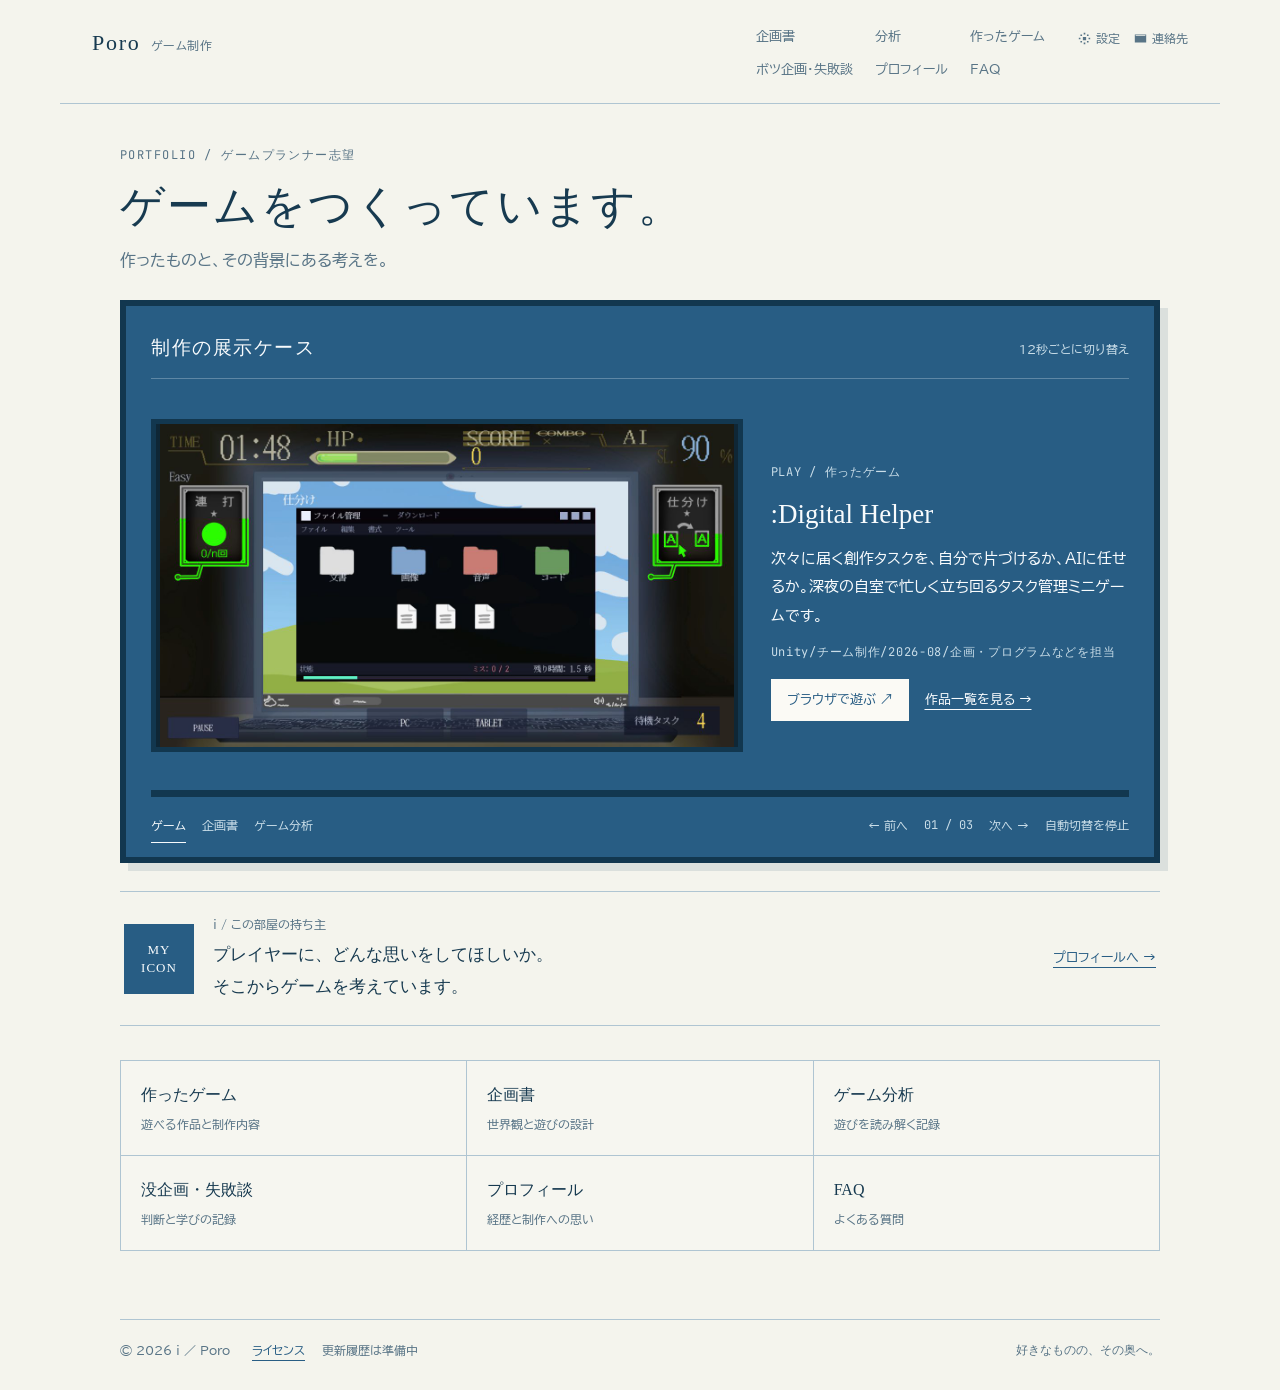
<file: docs/index.html>
<!DOCTYPE html>
<html lang="ja">
<head>
<meta charset="utf-8">
<meta name="viewport" content="width=device-width, initial-scale=1">
<title>i ／ ゲーム制作ポートフォリオ</title>
<meta name="description" content="制作したゲーム、企画書、ゲーム分析、失敗から得た学びを紹介します。">
<link rel="icon" type="image/svg+xml" href="data:image/svg+xml,%3Csvg xmlns=%27http://www.w3.org/2000/svg%27 viewBox=%270 0 32 32%27%3E%3Crect width=%2732%27 height=%2732%27 fill=%27%23234f73%27/%3E%3Cpath d=%27M16 5 27 16 16 27 5 16Z%27 fill=%27none%27 stroke=%27%23e8f1f5%27 stroke-width=%272%27/%3E%3C/svg%3E">
<link rel="preconnect" href="https://fonts.googleapis.com">
<link rel="preconnect" href="https://fonts.gstatic.com" crossorigin>
<link href="https://fonts.googleapis.com/css2?family=DotGothic16&family=JetBrains+Mono:wght@400;500&family=BIZ+UDPGothic:wght@400;700&display=swap" rel="stylesheet">
<link rel="stylesheet" href="style.css">
</head>
<body>

<div class="scan" aria-hidden="true"></div>

<header class="bar">
  <a class="logo" href="index.html"><span>Poro</span><small>ゲーム制作</small></a>
  <nav class="nav" aria-label="サイト内ナビゲーション">
    <a href="proposals.html">企画書</a>
    <a href="analysis-001.html">分析</a>
    <a href="works.html">作ったゲーム</a>
    <a href="recovered.html">ボツ企画・失敗談</a>
    <a href="profile.html">プロフィール</a>
    <a href="faq.html">FAQ</a>
  </nav>
  <div class="right">
    <button id="cfgBtn" aria-expanded="false" aria-controls="cfg">
      <svg viewBox="0 0 16 16" aria-hidden="true"><path d="M7 1h2v2H7zM7 13h2v2H7zM1 7h2v2H1zM13 7h2v2h-2zM3 3h2v2H3zM11 3h2v2h-2zM3 11h2v2H3zM11 11h2v2h-2zM6 6h4v4H6z"/></svg>設定</button>
    <a href="profile.html#contact">
      <svg viewBox="0 0 16 16" aria-hidden="true"><path d="M1 3h14v10H1zM2 4v1h12V4zM3 6l5 4 5-4v1l-5 4-5-4z"/></svg>連絡先</a>
  </div>
</header>

<section class="cfg" id="cfg" hidden>
  <h2>設定</h2>
  <label><input type="checkbox" id="optScan">走査線を表示する</label>
  <label><input type="checkbox" id="optTw">文字を1文字ずつ表示する</label>
  <label><input type="checkbox" id="optHc">高コントラスト表示にする</label>
  <p class="note">設定は保存されません。このページを離れると初期状態に戻ります。</p>
</section>

<main class="studio-home"><section class="home-intro"><p>PORTFOLIO / ゲームプランナー志望</p><h1>ゲームをつくっています。</h1><span>作ったものと、その背景にある考えを。</span></section><section class="showcase" id="showcase" aria-roledescription="カルーセル" aria-label="制作の展示ケース"><div class="showcase-head"><strong>制作の展示ケース</strong><span id="showcase-status">12秒ごとに切り替え</span></div><div class="showcase-stage"><article class="showcase-slide is-active" data-showcase-slide="0" aria-hidden="false"><div class="showcase-media"><img src="assets/img/digital-helper-action.png" alt=":Digital Helperのゲーム画面" width="1280" height="720" loading="eager"></div><div class="showcase-copy"><p class="showcase-kicker">PLAY / 作ったゲーム</p><h2>:Digital Helper</h2><p>次々に届く創作タスクを、自分で片づけるか、AIに任せるか。深夜の自室で忙しく立ち回るタスク管理ミニゲームです。</p><p class="showcase-meta">Unity/チーム制作/2026-08/企画・プログラムなどを担当</p><div class="showcase-actions"><a class="showcase-primary" href="https://unityroom.com/games/digital_helper" target="_blank" rel="noopener">ブラウザで遊ぶ ↗</a><a href="works.html">作品一覧を見る →</a></div></div></article><article class="showcase-slide" data-showcase-slide="1" aria-hidden="true"><div class="showcase-media"><div class="proposal-cover"><small>PLANNING / COVER</small><strong>猫は液体</strong><span>企画の表紙と世界観</span></div></div><div class="showcase-copy"><p class="showcase-kicker">PLANNING / 企画書</p><h2>猫は液体</h2><p></p><div class="showcase-actions"><a class="showcase-primary" href="proposals.html">企画書一覧を見る →</a></div></div></article><article class="showcase-slide" data-showcase-slide="2" aria-hidden="true"><div class="showcase-media"><div class="analysis-board"><small>ANALYSIS NOTE</small><strong>情報が足りないと面白いのか</strong><span>観察 → 仮説 → 自分なら</span></div></div><div class="showcase-copy"><p class="showcase-kicker">ANALYSIS / ゲーム分析</p><h2>情報が足りないと面白いのか</h2><p>ターン制RPGの対戦を、「何を選ばせているか」の一点だけで読み解く。</p><div class="showcase-actions"><a class="showcase-primary" href="analysis-001.html">分析を読む →</a></div></div></article></div><div class="showcase-controls"><div role="group" aria-label="展示を選ぶ"><button type="button" data-showcase-select="0" aria-pressed="true">ゲーム</button><button type="button" data-showcase-select="1" aria-pressed="false">企画書</button><button type="button" data-showcase-select="2" aria-pressed="false">ゲーム分析</button></div><div><button type="button" id="showcase-prev">← 前へ</button><span id="showcase-count">01 / 03</span><button type="button" id="showcase-next">次へ →</button><button type="button" id="showcase-pause">自動切替を停止</button></div></div></section><section class="creator-signoff" aria-label="制作者からの一言"><div class="creator-icon"><span>MY<br>ICON</span></div><div><p>i / この部屋の持ち主</p><strong>プレイヤーに、どんな思いをしてほしいか。<br>そこからゲームを考えています。</strong></div><a href="profile.html">プロフィールへ →</a></section><nav class="home-links" aria-label="ポートフォリオの内容"><a href="works.html"><strong>作ったゲーム</strong><span>遊べる作品と制作内容</span></a><a href="proposals.html"><strong>企画書</strong><span>世界観と遊びの設計</span></a><a href="analysis-001.html"><strong>ゲーム分析</strong><span>遊びを読み解く記録</span></a><a href="recovered.html"><strong>没企画・失敗談</strong><span>判断と学びの記録</span></a><a href="profile.html"><strong>プロフィール</strong><span>経歴と制作への思い</span></a><a href="faq.html"><strong>FAQ</strong><span>よくある質問</span></a></nav></main>

<footer>
  <span>&copy; 2026 i ／ Poro</span>
  <span class="mid"><a href="license.html">ライセンス</a><span>更新履歴は準備中</span></span>
  <span class="tail">好きなものの、その奥へ。</span>
</footer>

<script src="app.js" defer></script>
</body>
</html>
</file>
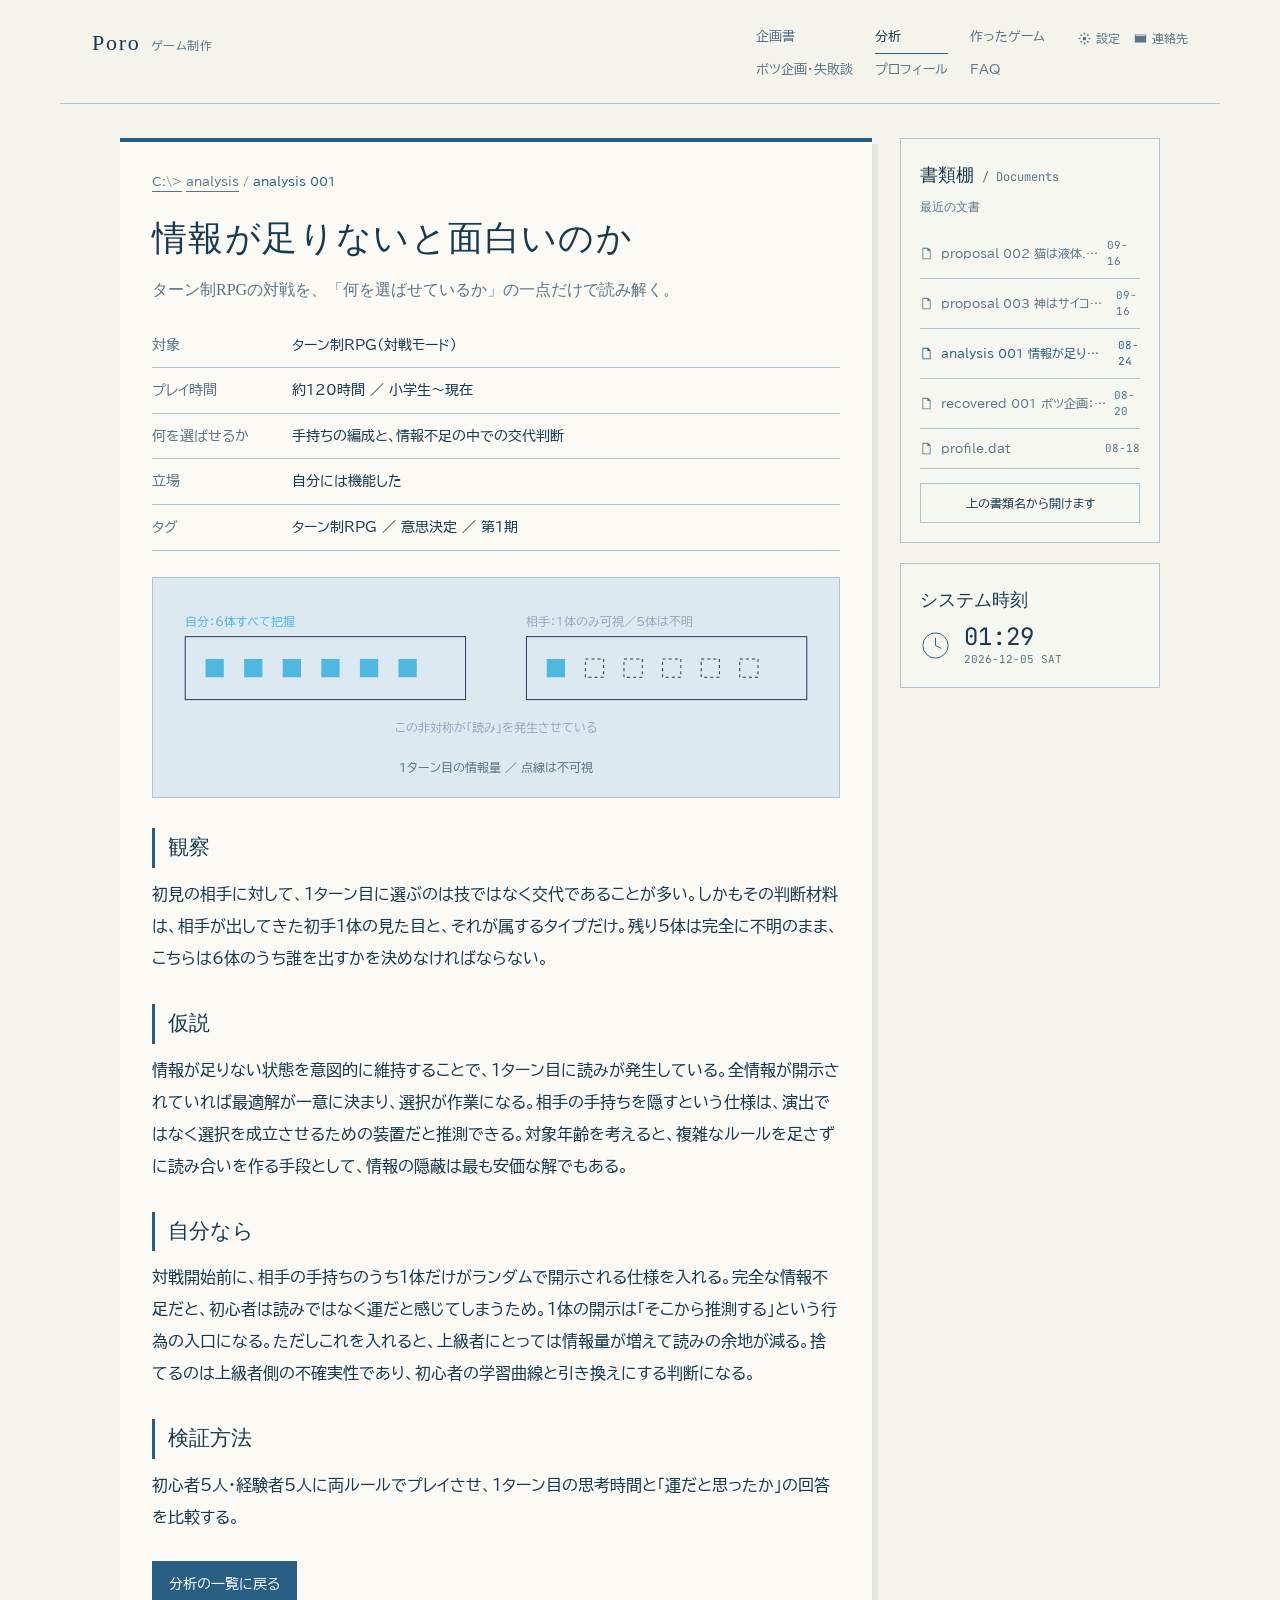
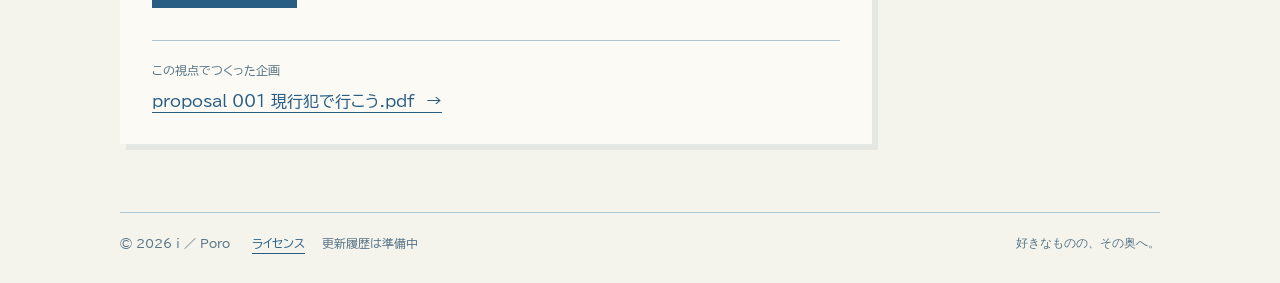
<file: docs/analysis-001.html>
<!DOCTYPE html>
<html lang="ja">
<head>
<meta charset="utf-8">
<meta name="viewport" content="width=device-width, initial-scale=1">
<title>情報が足りないと面白いのか ／ ゲーム分析 ／ Poro</title>
<meta name="description" content="ターン制RPGの対戦を、「何を選ばせているか」の一点だけで読み解く。">
<link rel="icon" type="image/svg+xml" href="data:image/svg+xml,%3Csvg xmlns=%27http://www.w3.org/2000/svg%27 viewBox=%270 0 32 32%27%3E%3Crect width=%2732%27 height=%2732%27 fill=%27%23234f73%27/%3E%3Cpath d=%27M16 5 27 16 16 27 5 16Z%27 fill=%27none%27 stroke=%27%23e8f1f5%27 stroke-width=%272%27/%3E%3C/svg%3E">
<link rel="preconnect" href="https://fonts.googleapis.com">
<link rel="preconnect" href="https://fonts.gstatic.com" crossorigin>
<link href="https://fonts.googleapis.com/css2?family=DotGothic16&family=JetBrains+Mono:wght@400;500&family=BIZ+UDPGothic:wght@400;700&display=swap" rel="stylesheet">
<link rel="stylesheet" href="style.css">
</head>
<body>

<div class="scan" aria-hidden="true"></div>

<header class="bar">
  <a class="logo" href="index.html"><span>Poro</span><small>ゲーム制作</small></a>
  <nav class="nav" aria-label="サイト内ナビゲーション">
    <a href="proposals.html">企画書</a>
    <a href="analysis-001.html" aria-current="page">分析</a>
    <a href="works.html">作ったゲーム</a>
    <a href="recovered.html">ボツ企画・失敗談</a>
    <a href="profile.html">プロフィール</a>
    <a href="faq.html">FAQ</a>
  </nav>
  <div class="right">
    <button id="cfgBtn" aria-expanded="false" aria-controls="cfg">
      <svg viewBox="0 0 16 16" aria-hidden="true"><path d="M7 1h2v2H7zM7 13h2v2H7zM1 7h2v2H1zM13 7h2v2h-2zM3 3h2v2H3zM11 3h2v2h-2zM3 11h2v2H3zM11 11h2v2h-2zM6 6h4v4H6z"/></svg>設定</button>
    <a href="profile.html#contact">
      <svg viewBox="0 0 16 16" aria-hidden="true"><path d="M1 3h14v10H1zM2 4v1h12V4zM3 6l5 4 5-4v1l-5 4-5-4z"/></svg>連絡先</a>
  </div>
</header>

<section class="cfg" id="cfg" hidden>
  <h2>設定</h2>
  <label><input type="checkbox" id="optScan">走査線を表示する</label>
  <label><input type="checkbox" id="optTw">文字を1文字ずつ表示する</label>
  <label><input type="checkbox" id="optHc">高コントラスト表示にする</label>
  <p class="note">設定は保存されません。このページを離れると初期状態に戻ります。</p>
</section>

<main class="wrap">
  <div class="top">

    <!-- 本文 -->
    <div class="pane">
      <p class="crumb"><a href="index.html">C:\&gt;</a> <a href="index.html">analysis</a> / <b>analysis_001</b></p>

      <article class="doc">
        <h1 class="doc-title">情報が足りないと面白いのか</h1>
        <p class="doc-lead">ターン制RPGの対戦を、「何を選ばせているか」の一点だけで読み解く。</p>

        <table class="spec">
          <tbody>
            <tr><th>対象</th><td>ターン制RPG（対戦モード）</td></tr>
            <tr><th>プレイ時間</th><td>約120時間 ／ 小学生〜現在</td></tr>
            <tr><th>何を選ばせるか</th><td>手持ちの編成と、情報不足の中での交代判断</td></tr>
            <tr><th>立場</th><td>自分には機能した</td></tr>
            <tr><th>タグ</th><td>ターン制RPG ／ 意思決定 ／ 第1期</td></tr>
          </tbody>
        </table>

        <figure class="figure">
          <svg viewBox="0 0 640 148" role="img" aria-label="1ターン目の情報量 ／ 点線は不可視"><g fill="none" stroke="#2B3A5C" stroke-width="1">
              <rect x="14" y="40" width="276" height="62"/>
              <rect x="350" y="40" width="276" height="62"/>
            </g>
            <g fill="#4FB8DE">
              <rect x="34" y="62" width="18" height="18"/><rect x="72" y="62" width="18" height="18"/>
              <rect x="110" y="62" width="18" height="18"/><rect x="148" y="62" width="18" height="18"/>
              <rect x="186" y="62" width="18" height="18"/><rect x="224" y="62" width="18" height="18"/>
              <rect x="370" y="62" width="18" height="18"/>
            </g>
            <g fill="none" stroke="#2B3A5C" stroke-width="1" stroke-dasharray="3 3">
              <rect x="408" y="62" width="18" height="18"/><rect x="446" y="62" width="18" height="18"/>
              <rect x="484" y="62" width="18" height="18"/><rect x="522" y="62" width="18" height="18"/>
              <rect x="560" y="62" width="18" height="18"/>
            </g>
            <g font-family="'BIZ UDPGothic',sans-serif" font-size="12">
              <text x="14" y="30" fill="#4FB8DE">自分：6体すべて把握</text>
              <text x="350" y="30" fill="#9AA6BF">相手：1体のみ可視／5体は不明</text>
              <text x="320" y="134" fill="#9AA6BF" text-anchor="middle">この非対称が「読み」を発生させている</text>
            </g></svg>
          <figcaption>1ターン目の情報量 ／ 点線は不可視</figcaption>
        </figure>

        <h2>観察</h2>
        <p>初見の相手に対して、1ターン目に選ぶのは技ではなく交代であることが多い。しかもその判断材料は、相手が出してきた初手1体の見た目と、それが属するタイプだけ。残り5体は完全に不明のまま、こちらは6体のうち誰を出すかを決めなければならない。</p>

        <h2>仮説</h2>
        <p>情報が足りない状態を意図的に維持することで、1ターン目に読みが発生している。全情報が開示されていれば最適解が一意に決まり、選択が作業になる。相手の手持ちを隠すという仕様は、演出ではなく選択を成立させるための装置だと推測できる。対象年齢を考えると、複雑なルールを足さずに読み合いを作る手段として、情報の隠蔽は最も安価な解でもある。</p>

        <h2>自分なら</h2>
        <p>対戦開始前に、相手の手持ちのうち1体だけがランダムで開示される仕様を入れる。完全な情報不足だと、初心者は読みではなく運だと感じてしまうため。1体の開示は「そこから推測する」という行為の入口になる。ただしこれを入れると、上級者にとっては情報量が増えて読みの余地が減る。捨てるのは上級者側の不確実性であり、初心者の学習曲線と引き換えにする判断になる。</p>

        <h2>検証方法</h2>
        <p>初心者5人・経験者5人に両ルールでプレイさせ、1ターン目の思考時間と「運だと思ったか」の回答を比較する。</p>

        <div class="actions">
          <a class="cta" href="analysis-001.html">分析の一覧に戻る</a>
        </div>

        <div class="related">
          <p>この視点でつくった企画</p>
          <a href="proposal-001.html">proposal_001_現行犯で行こう.pdf　→</a>
        </div>
      </article>
    </div>

    <div class="side">
      <div class="pane">
        <div class="sec-h"><h2>書類棚</h2><span class="en">/ Documents</span></div>
        <p class="sec-sub">最近の文書</p>
        <ul class="files">
          <li><a href="proposal-002.html"><svg viewBox="0 0 16 16" aria-hidden="true"><path d="M3 1h7l3 3v11H3zM4 2v12h8V5H9V2z"/></svg><span class="fn">proposal_002_猫は液体.pdf</span><span class="dt">09-16</span></a></li>
          <li><a href="proposal-003.html"><svg viewBox="0 0 16 16" aria-hidden="true"><path d="M3 1h7l3 3v11H3zM4 2v12h8V5H9V2z"/></svg><span class="fn">proposal_003_神はサイコロを振らない.pdf</span><span class="dt">09-16</span></a></li>
          <li><a href="analysis-001.html" aria-current="page"><svg viewBox="0 0 16 16" aria-hidden="true"><path d="M3 1h7l3 3v11H3zM4 2v12h8V5H9V2z"/></svg><span class="fn">analysis_001_情報が足りないと面白いのか.txt</span><span class="dt">08-24</span></a></li>
          <li><a href="recovered-001.html"><svg viewBox="0 0 16 16" aria-hidden="true"><path d="M3 1h7l3 3v11H3zM4 2v12h8V5H9V2z"/></svg><span class="fn">recovered_001_ボツ企画：箱庭の話.txt</span><span class="dt">08-20</span></a></li>
          <li><a href="profile.html"><svg viewBox="0 0 16 16" aria-hidden="true"><path d="M3 1h7l3 3v11H3zM4 2v12h8V5H9V2z"/></svg><span class="fn">profile.dat</span><span class="dt">08-18</span></a></li>
        </ul>
        <span class="openall">上の書類名から開けます</span>
      </div>

      <div class="pane">
        <div class="sec-h"><h2>システム時刻</h2></div>
        <div class="clock">
          <svg viewBox="0 0 32 32" aria-hidden="true"><circle cx="16" cy="16" r="13"/><path d="M16 8v8l6 3"/></svg>
          <div>
            <div class="hm" id="hm">--:--</div>
            <div class="ymd" id="ymd">---------- ---</div>
          </div>
        </div>
      </div>
    </div>

  </div>
</main>

<footer>
  <span>&copy; 2026 i ／ Poro</span>
  <span class="mid"><a href="license.html">ライセンス</a><span>更新履歴は準備中</span></span>
  <span class="tail">好きなものの、その奥へ。</span>
</footer>

<script src="app.js" defer></script>
</body>
</html>
</file>
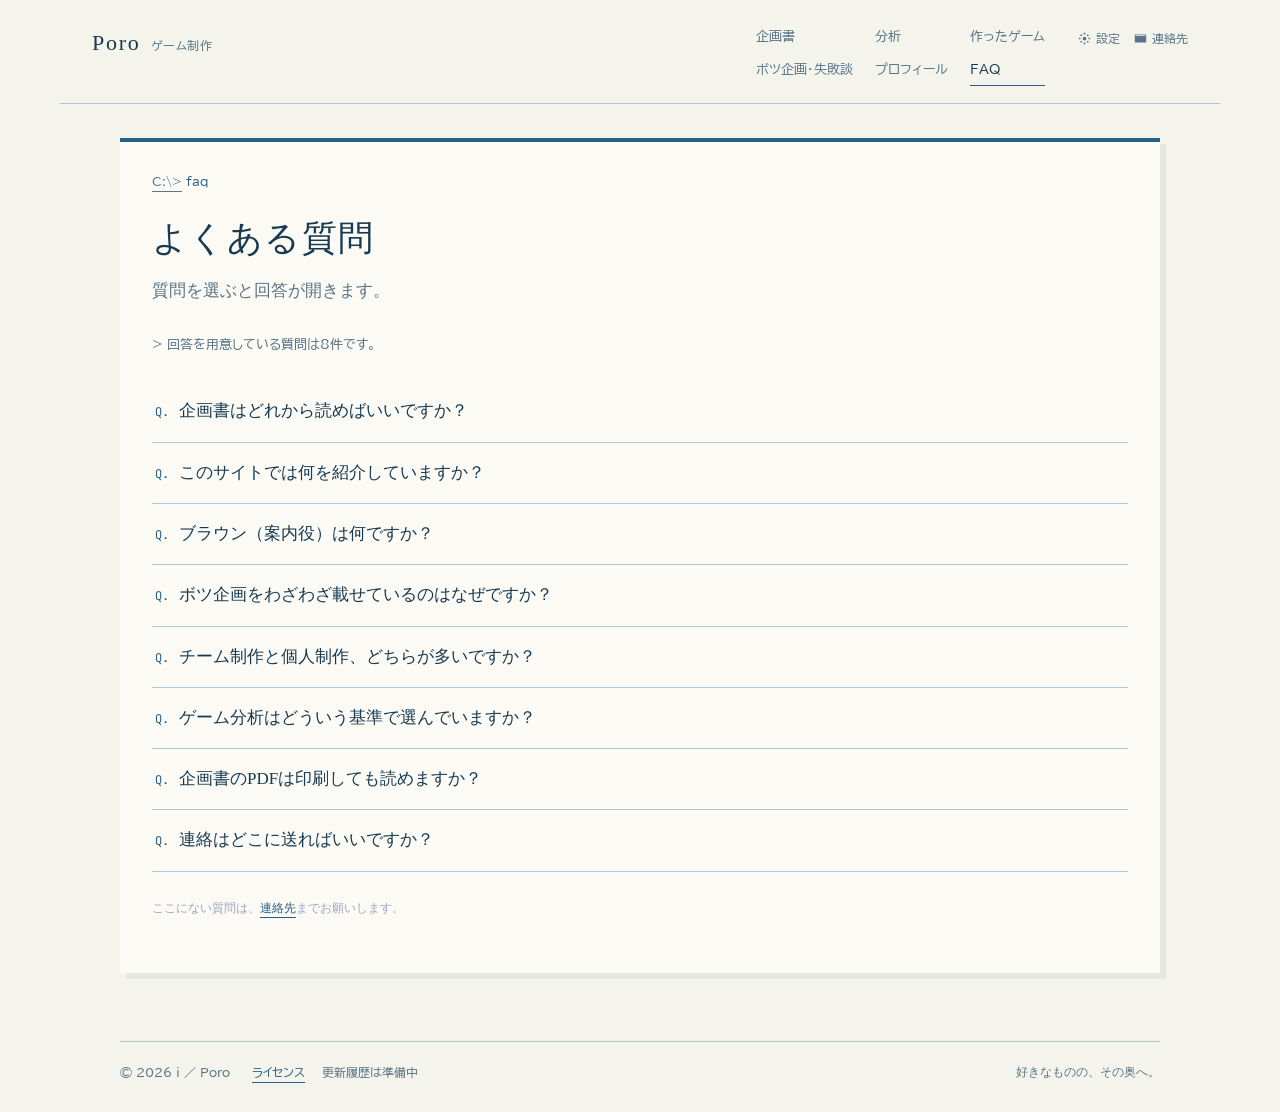
<file: docs/faq.html>
<!DOCTYPE html>
<html lang="ja">
<head>
<meta charset="utf-8">
<meta name="viewport" content="width=device-width, initial-scale=1">
<title>よくある質問 ／ Poro</title>
<meta name="description" content="ポートフォリオについてよくいただく質問への回答。">
<link rel="icon" type="image/svg+xml" href="data:image/svg+xml,%3Csvg xmlns=%27http://www.w3.org/2000/svg%27 viewBox=%270 0 32 32%27%3E%3Crect width=%2732%27 height=%2732%27 fill=%27%23234f73%27/%3E%3Cpath d=%27M16 5 27 16 16 27 5 16Z%27 fill=%27none%27 stroke=%27%23e8f1f5%27 stroke-width=%272%27/%3E%3C/svg%3E">
<link rel="preconnect" href="https://fonts.googleapis.com">
<link rel="preconnect" href="https://fonts.gstatic.com" crossorigin>
<link href="https://fonts.googleapis.com/css2?family=DotGothic16&family=JetBrains+Mono:wght@400;500&family=BIZ+UDPGothic:wght@400;700&display=swap" rel="stylesheet">
<link rel="stylesheet" href="style.css">
</head>
<body>

<div class="scan" aria-hidden="true"></div>

<header class="bar">
  <a class="logo" href="index.html"><span>Poro</span><small>ゲーム制作</small></a>
  <nav class="nav" aria-label="サイト内ナビゲーション">
    <a href="proposals.html">企画書</a>
    <a href="analysis-001.html">分析</a>
    <a href="works.html">作ったゲーム</a>
    <a href="recovered.html">ボツ企画・失敗談</a>
    <a href="profile.html">プロフィール</a>
    <a href="faq.html" aria-current="page">FAQ</a>
  </nav>
  <div class="right">
    <button id="cfgBtn" aria-expanded="false" aria-controls="cfg">
      <svg viewBox="0 0 16 16" aria-hidden="true"><path d="M7 1h2v2H7zM7 13h2v2H7zM1 7h2v2H1zM13 7h2v2h-2zM3 3h2v2H3zM11 3h2v2h-2zM3 11h2v2H3zM11 11h2v2h-2zM6 6h4v4H6z"/></svg>設定</button>
    <a href="profile.html#contact">
      <svg viewBox="0 0 16 16" aria-hidden="true"><path d="M1 3h14v10H1zM2 4v1h12V4zM3 6l5 4 5-4v1l-5 4-5-4z"/></svg>連絡先</a>
  </div>
</header>

<section class="cfg" id="cfg" hidden>
  <h2>設定</h2>
  <label><input type="checkbox" id="optScan">走査線を表示する</label>
  <label><input type="checkbox" id="optTw">文字を1文字ずつ表示する</label>
  <label><input type="checkbox" id="optHc">高コントラスト表示にする</label>
  <p class="note">設定は保存されません。このページを離れると初期状態に戻ります。</p>
</section>

<main class="wrap">
  <div class="pane">
      <p class="crumb"><a href="index.html">C:\&gt;</a> <b>faq</b></p>

    <h1 class="doc-title">よくある質問</h1>
    <p class="doc-lead">質問を選ぶと回答が開きます。</p>
    <p class="brown-note" data-typewriter>
      <span>&gt; 回答を用意している質問は8件です。</span>
    </p>

    <div class="faq">
      <details><summary>企画書はどれから読めばいいですか？</summary><p class="a">proposal_001「猫は液体」からお願いします。最も作り込んだ1本で、時間が5分あれば、書類棚の上から順にPDFを開いていただければ全体が掴めます。</p></details>
      <details><summary>このサイトでは何を紹介していますか？</summary><p class="a">Poroは、私の制作したゲームや企画書、ゲーム分析を紹介するポートフォリオです。作品を通して、私の考え方や制作への思いを知ってもらいたいと考えています。</p></details>
      <details><summary>ブラウン（案内役）は何ですか？</summary><p class="a">この端末に常駐している案内プログラムという設定です。自分の分身ではなく、自分が作ったものとして置いています。ビジュアルは現在、画像生成AIで制作した暫定版です。詳細はライセンスページに記載しています。</p></details>
      <details><summary>ボツ企画をわざわざ載せているのはなぜですか？</summary><p class="a">成功した企画だけを見ても、判断の過程が分からないと考えたためです。何を賭けて、何を読み違えたかを残しておくほうが、今の自分の考え方が伝わると思っています。</p></details>
      <details><summary>チーム制作と個人制作、どちらが多いですか？</summary><p class="a">企画書は個人、実装を伴うものはチームが多いです。チーム制作では進行管理を担当することが多く、その経緯はプロフィールに書いています。</p></details>
      <details><summary>ゲーム分析はどういう基準で選んでいますか？</summary><p class="a">「このゲームはプレイヤーに何を選ばせているか」という一つの軸で、ジャンルを変えながら書いています。今後は、その軸が当てはまりにくいジャンル（脳トレやパーティゲーム）も扱う予定です。</p></details>
      <details><summary>企画書のPDFは印刷しても読めますか？</summary><p class="a">はい。A4横向きで作成しており、白地に黒文字です。このサイトの配色とは別に、印刷を前提としたレイアウトにしています。</p></details>
      <details><summary>連絡はどこに送ればいいですか？</summary><p class="a">プロフィールページの連絡先に記載しているメールアドレスにお願いします。就職活動用に用意したアドレスです。</p></details>
    </div>

    <p class="doc-lead" style="margin-top:24px;font-size:12px;color:#9AA6BF">
      ここにない質問は、<a href="profile.html#contact">連絡先</a>までお願いします。
    </p>
  </div>
</main>

<footer>
  <span>&copy; 2026 i ／ Poro</span>
  <span class="mid"><a href="license.html">ライセンス</a><span>更新履歴は準備中</span></span>
  <span class="tail">好きなものの、その奥へ。</span>
</footer>

<script src="app.js" defer></script>
</body>
</html>
</file>
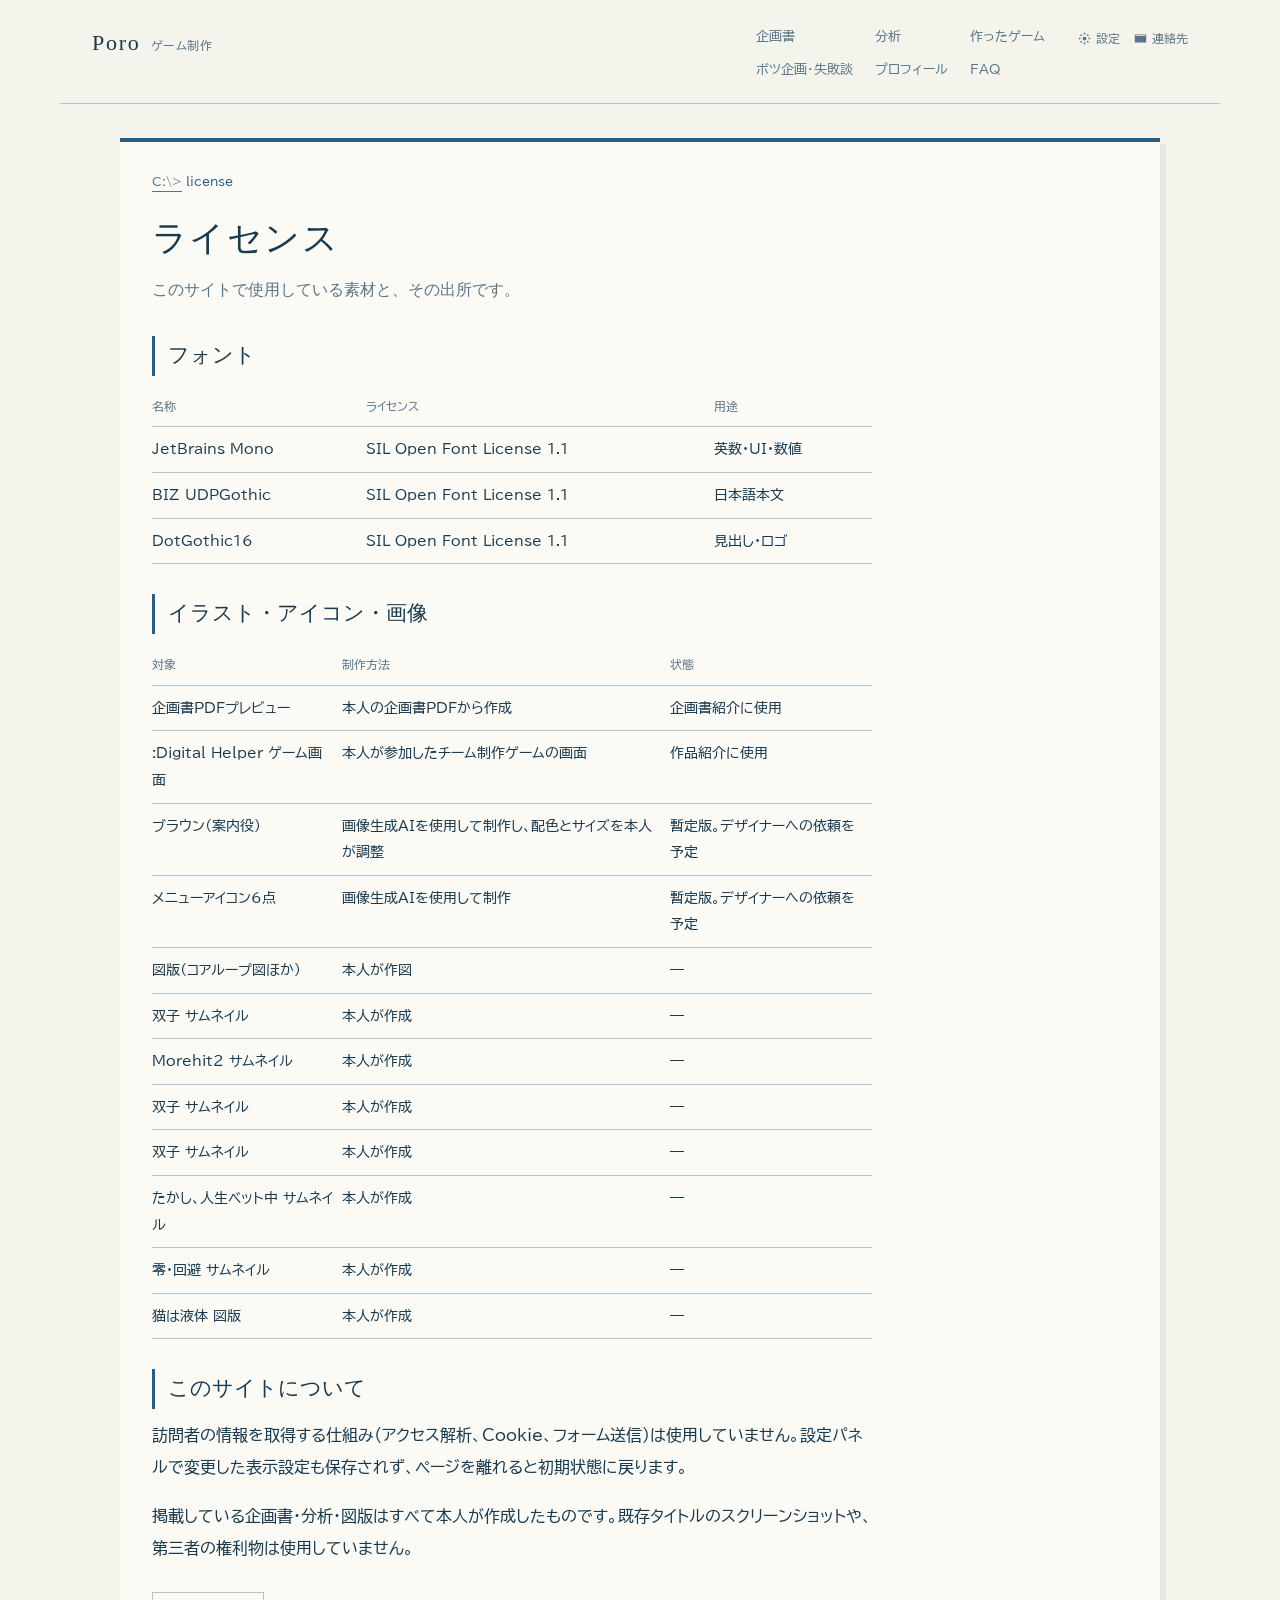
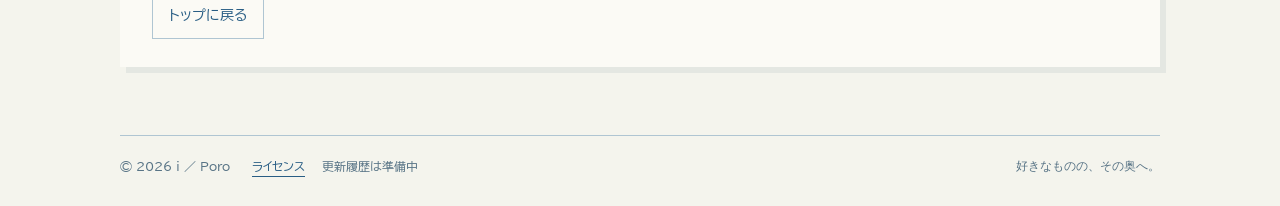
<file: docs/license.html>
<!DOCTYPE html>
<html lang="ja">
<head>
<meta charset="utf-8">
<meta name="viewport" content="width=device-width, initial-scale=1">
<title>ライセンス ／ Poro</title>
<meta name="description" content="使用しているフォント・素材と、その出所の表記。">
<link rel="icon" type="image/svg+xml" href="data:image/svg+xml,%3Csvg xmlns=%27http://www.w3.org/2000/svg%27 viewBox=%270 0 32 32%27%3E%3Crect width=%2732%27 height=%2732%27 fill=%27%23234f73%27/%3E%3Cpath d=%27M16 5 27 16 16 27 5 16Z%27 fill=%27none%27 stroke=%27%23e8f1f5%27 stroke-width=%272%27/%3E%3C/svg%3E">
<link rel="preconnect" href="https://fonts.googleapis.com">
<link rel="preconnect" href="https://fonts.gstatic.com" crossorigin>
<link href="https://fonts.googleapis.com/css2?family=DotGothic16&family=JetBrains+Mono:wght@400;500&family=BIZ+UDPGothic:wght@400;700&display=swap" rel="stylesheet">
<link rel="stylesheet" href="style.css">
</head>
<body>

<div class="scan" aria-hidden="true"></div>

<header class="bar">
  <a class="logo" href="index.html"><span>Poro</span><small>ゲーム制作</small></a>
  <nav class="nav" aria-label="サイト内ナビゲーション">
    <a href="proposals.html">企画書</a>
    <a href="analysis-001.html">分析</a>
    <a href="works.html">作ったゲーム</a>
    <a href="recovered.html">ボツ企画・失敗談</a>
    <a href="profile.html">プロフィール</a>
    <a href="faq.html">FAQ</a>
  </nav>
  <div class="right">
    <button id="cfgBtn" aria-expanded="false" aria-controls="cfg">
      <svg viewBox="0 0 16 16" aria-hidden="true"><path d="M7 1h2v2H7zM7 13h2v2H7zM1 7h2v2H1zM13 7h2v2h-2zM3 3h2v2H3zM11 3h2v2h-2zM3 11h2v2H3zM11 11h2v2h-2zM6 6h4v4H6z"/></svg>設定</button>
    <a href="profile.html#contact">
      <svg viewBox="0 0 16 16" aria-hidden="true"><path d="M1 3h14v10H1zM2 4v1h12V4zM3 6l5 4 5-4v1l-5 4-5-4z"/></svg>連絡先</a>
  </div>
</header>

<section class="cfg" id="cfg" hidden>
  <h2>設定</h2>
  <label><input type="checkbox" id="optScan">走査線を表示する</label>
  <label><input type="checkbox" id="optTw">文字を1文字ずつ表示する</label>
  <label><input type="checkbox" id="optHc">高コントラスト表示にする</label>
  <p class="note">設定は保存されません。このページを離れると初期状態に戻ります。</p>
</section>

<main class="wrap">
  <div class="pane">
      <p class="crumb"><a href="index.html">C:\&gt;</a> <b>license</b></p>

    <div class="doc">
      <h1 class="doc-title">ライセンス</h1>
      <p class="doc-lead">このサイトで使用している素材と、その出所です。</p>

      <h2>フォント</h2>
      <table class="lic">
        <thead><tr><th>名称</th><th>ライセンス</th><th>用途</th></tr></thead>
        <tbody>
          <tr><td class="nm">JetBrains Mono</td><td>SIL Open Font License 1.1</td><td>英数・UI・数値</td></tr>
          <tr><td class="nm">BIZ UDPGothic</td><td>SIL Open Font License 1.1</td><td>日本語本文</td></tr>
          <tr><td class="nm">DotGothic16</td><td>SIL Open Font License 1.1</td><td>見出し・ロゴ</td></tr>
        </tbody>
      </table>

      <h2>イラスト・アイコン・画像</h2>
      <table class="lic">
        <thead><tr><th>対象</th><th>制作方法</th><th>状態</th></tr></thead>
        <tbody>
          <tr><td class="nm">企画書PDFプレビュー</td><td>本人の企画書PDFから作成</td><td>企画書紹介に使用</td></tr>
          <tr><td class="nm">:Digital Helper ゲーム画面</td><td>本人が参加したチーム制作ゲームの画面</td><td>作品紹介に使用</td></tr>
          <tr><td class="nm">ブラウン（案内役）</td><td>画像生成AIを使用して制作し、配色とサイズを本人が調整</td><td>暫定版。デザイナーへの依頼を予定</td></tr>
          <tr><td class="nm">メニューアイコン6点</td><td>画像生成AIを使用して制作</td><td>暫定版。デザイナーへの依頼を予定</td></tr>
          <tr><td class="nm">図版（コアループ図ほか）</td><td>本人が作図</td><td>―</td></tr>
          <tr><td class="nm">双子 サムネイル</td><td>本人が作成</td><td>―</td></tr>
          <tr><td class="nm">Morehit2 サムネイル</td><td>本人が作成</td><td>―</td></tr>
          <tr><td class="nm">双子 サムネイル</td><td>本人が作成</td><td>―</td></tr>
          <tr><td class="nm">双子 サムネイル</td><td>本人が作成</td><td>―</td></tr>
          <tr><td class="nm">たかし、人生ベット中 サムネイル</td><td>本人が作成</td><td>―</td></tr>
          <tr><td class="nm">零・回避 サムネイル</td><td>本人が作成</td><td>―</td></tr>
          <tr><td class="nm">猫は液体 図版</td><td>本人が作成</td><td>―</td></tr>
        </tbody>
      </table>

      <h2>このサイトについて</h2>
      <p>訪問者の情報を取得する仕組み（アクセス解析、Cookie、フォーム送信）は使用していません。設定パネルで変更した表示設定も保存されず、ページを離れると初期状態に戻ります。</p>
      <p>掲載している企画書・分析・図版はすべて本人が作成したものです。既存タイトルのスクリーンショットや、第三者の権利物は使用していません。</p>

      <div class="actions">
        <a class="cta sub" href="index.html">トップに戻る</a>
      </div>
    </div>
  </div>
</main>

<footer>
  <span>&copy; 2026 i ／ Poro</span>
  <span class="mid"><a href="license.html">ライセンス</a><span>更新履歴は準備中</span></span>
  <span class="tail">好きなものの、その奥へ。</span>
</footer>

<script src="app.js" defer></script>
</body>
</html>
</file>
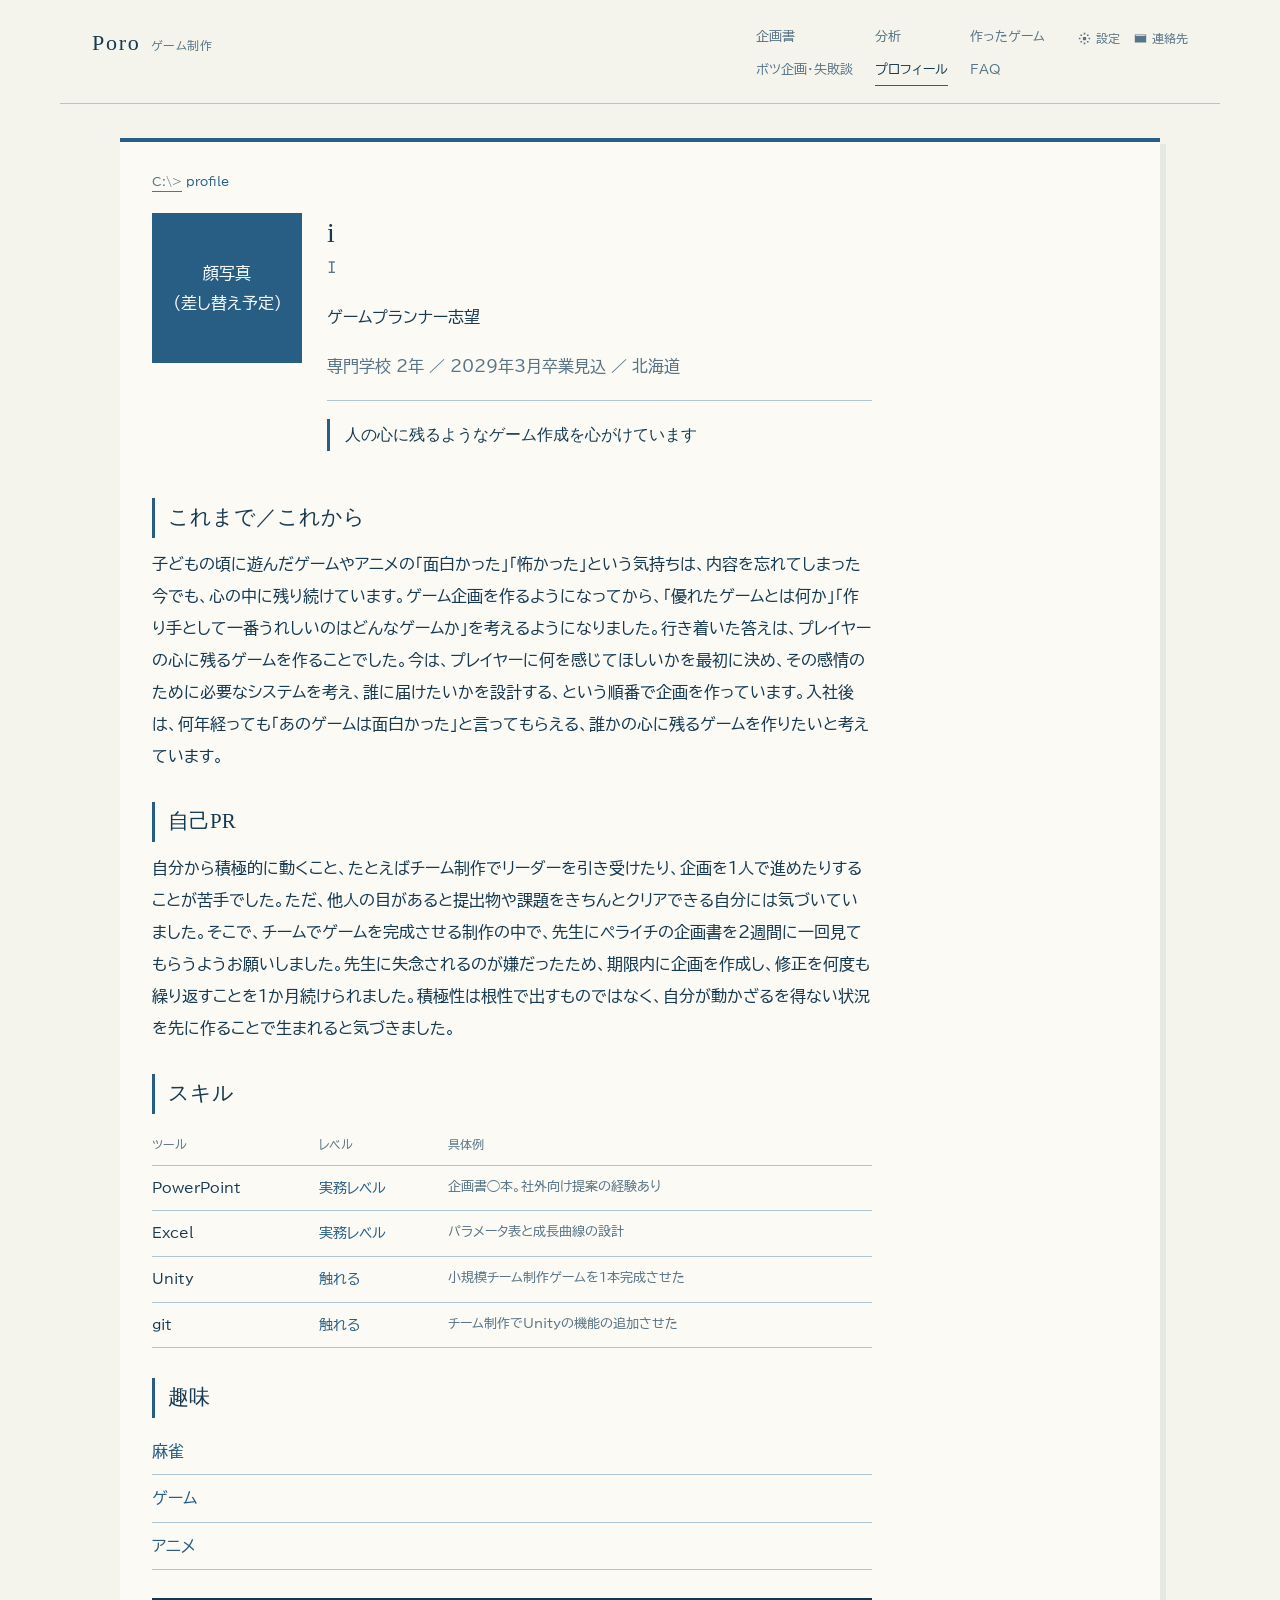
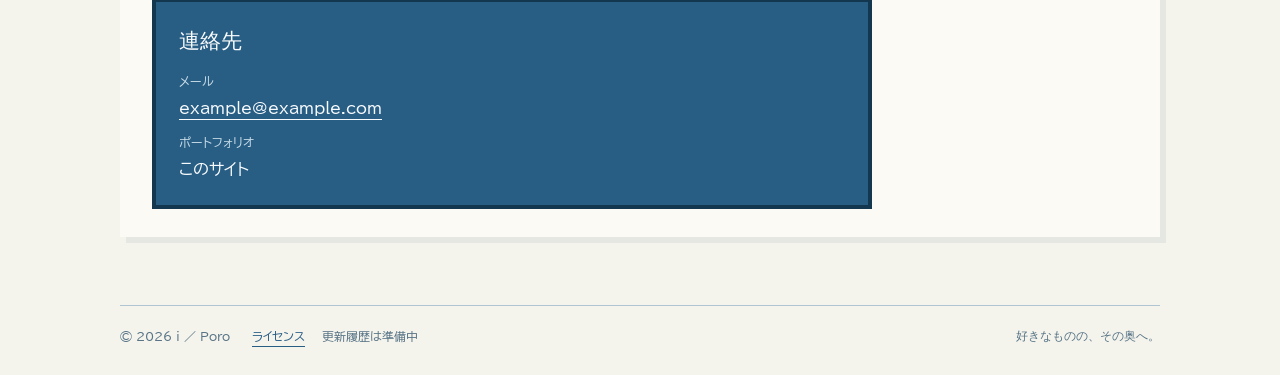
<file: docs/profile.html>
<!DOCTYPE html>
<html lang="ja">
<head>
<meta charset="utf-8">
<meta name="viewport" content="width=device-width, initial-scale=1">
<title>プロフィール ／ Poro</title>
<meta name="description" content="ゲームプランナー志望。経歴・スキル・連絡先。">
<link rel="icon" type="image/svg+xml" href="data:image/svg+xml,%3Csvg xmlns=%27http://www.w3.org/2000/svg%27 viewBox=%270 0 32 32%27%3E%3Crect width=%2732%27 height=%2732%27 fill=%27%23234f73%27/%3E%3Cpath d=%27M16 5 27 16 16 27 5 16Z%27 fill=%27none%27 stroke=%27%23e8f1f5%27 stroke-width=%272%27/%3E%3C/svg%3E">
<link rel="preconnect" href="https://fonts.googleapis.com">
<link rel="preconnect" href="https://fonts.gstatic.com" crossorigin>
<link href="https://fonts.googleapis.com/css2?family=DotGothic16&family=JetBrains+Mono:wght@400;500&family=BIZ+UDPGothic:wght@400;700&display=swap" rel="stylesheet">
<link rel="stylesheet" href="style.css">
</head>
<body>

<div class="scan" aria-hidden="true"></div>

<header class="bar">
  <a class="logo" href="index.html"><span>Poro</span><small>ゲーム制作</small></a>
  <nav class="nav" aria-label="サイト内ナビゲーション">
    <a href="proposals.html">企画書</a>
    <a href="analysis-001.html">分析</a>
    <a href="works.html">作ったゲーム</a>
    <a href="recovered.html">ボツ企画・失敗談</a>
    <a href="profile.html" aria-current="page">プロフィール</a>
    <a href="faq.html">FAQ</a>
  </nav>
  <div class="right">
    <button id="cfgBtn" aria-expanded="false" aria-controls="cfg">
      <svg viewBox="0 0 16 16" aria-hidden="true"><path d="M7 1h2v2H7zM7 13h2v2H7zM1 7h2v2H1zM13 7h2v2h-2zM3 3h2v2H3zM11 3h2v2h-2zM3 11h2v2H3zM11 11h2v2h-2zM6 6h4v4H6z"/></svg>設定</button>
    <a href="#contact">
      <svg viewBox="0 0 16 16" aria-hidden="true"><path d="M1 3h14v10H1zM2 4v1h12V4zM3 6l5 4 5-4v1l-5 4-5-4z"/></svg>連絡先</a>
  </div>
</header>

<section class="cfg" id="cfg" hidden>
  <h2>設定</h2>
  <label><input type="checkbox" id="optScan">走査線を表示する</label>
  <label><input type="checkbox" id="optTw">文字を1文字ずつ表示する</label>
  <label><input type="checkbox" id="optHc">高コントラスト表示にする</label>
  <p class="note">設定は保存されません。このページを離れると初期状態に戻ります。</p>
</section>

<main class="wrap">
  <div class="pane">
      <p class="crumb"><a href="index.html">C:\&gt;</a> <b>profile</b></p>

    <div class="doc">
      <div class="pf">
        <div class="photo">顔写真<br>（差し替え予定）</div>
        <div class="who">
          <h1 class="name" style="font-size:28px">i</h1>
          <p class="romaji">I</p>
          <p class="role">ゲームプランナー志望</p>
          <p class="school">専門学校 2年 ／ 2029年3月卒業見込 ／ 北海道</p>
          <hr class="rule">
          <p class="tagline">人の心に残るようなゲーム作成を心がけています</p>
        </div>
      </div>

        <h2>これまで／これから</h2>
        <p>子どもの頃に遊んだゲームやアニメの「面白かった」「怖かった」という気持ちは、内容を忘れてしまった今でも、心の中に残り続けています。ゲーム企画を作るようになってから、「優れたゲームとは何か」「作り手として一番うれしいのはどんなゲームか」を考えるようになりました。行き着いた答えは、プレイヤーの心に残るゲームを作ることでした。今は、プレイヤーに何を感じてほしいかを最初に決め、その感情のために必要なシステムを考え、誰に届けたいかを設計する、という順番で企画を作っています。入社後は、何年経っても「あのゲームは面白かった」と言ってもらえる、誰かの心に残るゲームを作りたいと考えています。</p>

        <h2>自己PR</h2>
        <p>自分から積極的に動くこと、たとえばチーム制作でリーダーを引き受けたり、企画を1人で進めたりすることが苦手でした。ただ、他人の目があると提出物や課題をきちんとクリアできる自分には気づいていました。そこで、チームでゲームを完成させる制作の中で、先生にペライチの企画書を2週間に一回見てもらうようお願いしました。先生に失念されるのが嫌だったため、期限内に企画を作成し、修正を何度も繰り返すことを1か月続けられました。積極性は根性で出すものではなく、自分が動かざるを得ない状況を先に作ることで生まれると気づきました。</p>

      <h2>スキル</h2>
      <table class="skills">
        <thead><tr><th>ツール</th><th>レベル</th><th>具体例</th></tr></thead>
        <tbody>
          <tr><td class="nm">PowerPoint</td><td class="lv">実務レベル</td><td class="ex">企画書◯本。社外向け提案の経験あり</td></tr>
          <tr><td class="nm">Excel</td><td class="lv">実務レベル</td><td class="ex">パラメータ表と成長曲線の設計</td></tr>
          <tr><td class="nm">Unity</td><td class="lv">触れる</td><td class="ex">小規模チーム制作ゲームを1本完成させた</td></tr>
          <tr><td class="nm">git</td><td class="lv">触れる</td><td class="ex">チーム制作でUnityの機能の追加させた</td></tr>
        </tbody>
      </table>

      <h2>趣味</h2>
      <ul class="hobby">
        <li><b>麻雀</b><span></span></li>
        <li><b>ゲーム</b><span></span></li>
        <li><b>アニメ</b><span></span></li>
      </ul>

      <div class="contact" id="contact">
        <h2>連絡先</h2>
        <dl>
          <dt>メール</dt><dd><a href="mailto:example@example.com">example@example.com</a></dd>
          <dt>ポートフォリオ</dt><dd>このサイト</dd>
        </dl>
      </div>
    </div>
  </div>
</main>

<footer>
  <span>&copy; 2026 i ／ Poro</span>
  <span class="mid"><a href="license.html">ライセンス</a><span>更新履歴は準備中</span></span>
  <span class="tail">好きなものの、その奥へ。</span>
</footer>

<script src="app.js" defer></script>
</body>
</html>
</file>
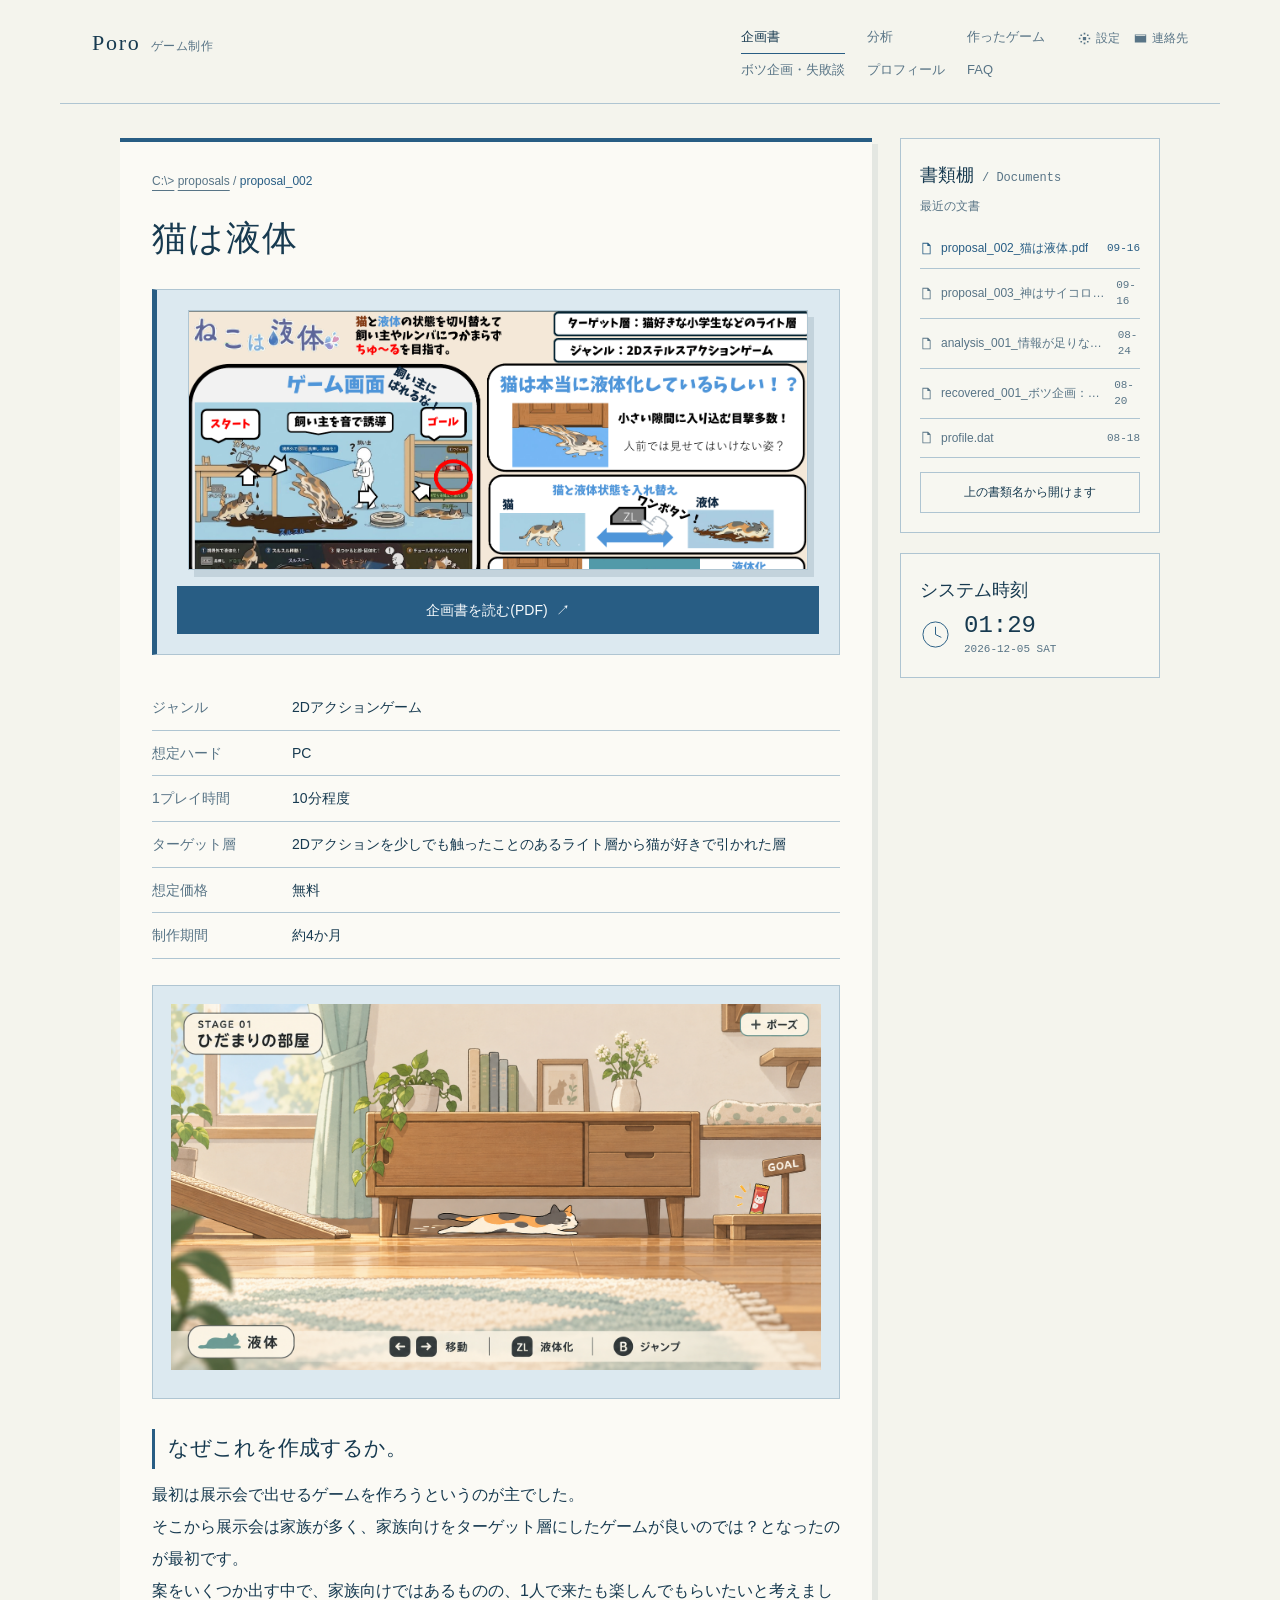
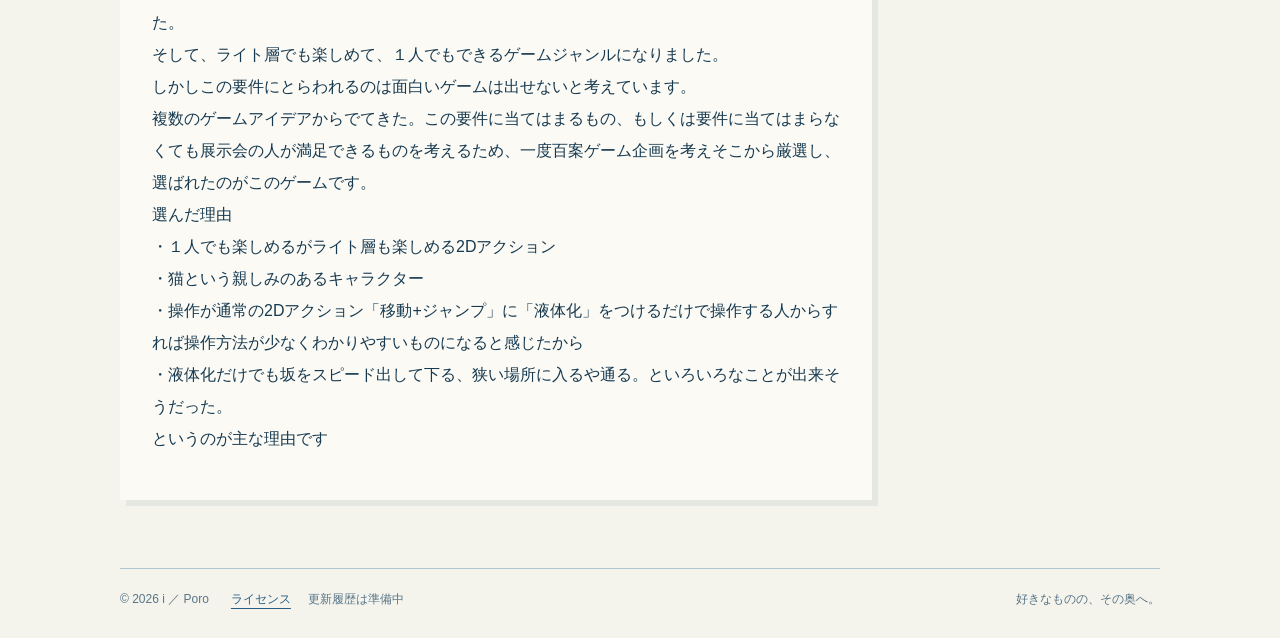
<file: docs/proposal-001.html>
<!doctype html>
<html lang="ja">
<head>
<meta charset="utf-8">
<meta name="viewport" content="width=device-width, initial-scale=1">
<meta http-equiv="refresh" content="0; url=proposal-002.html">
<title>企画書へ移動します</title>
</head>
<body><p><a href="proposal-002.html">企画書を開く</a></p></body>
</html>
</file>
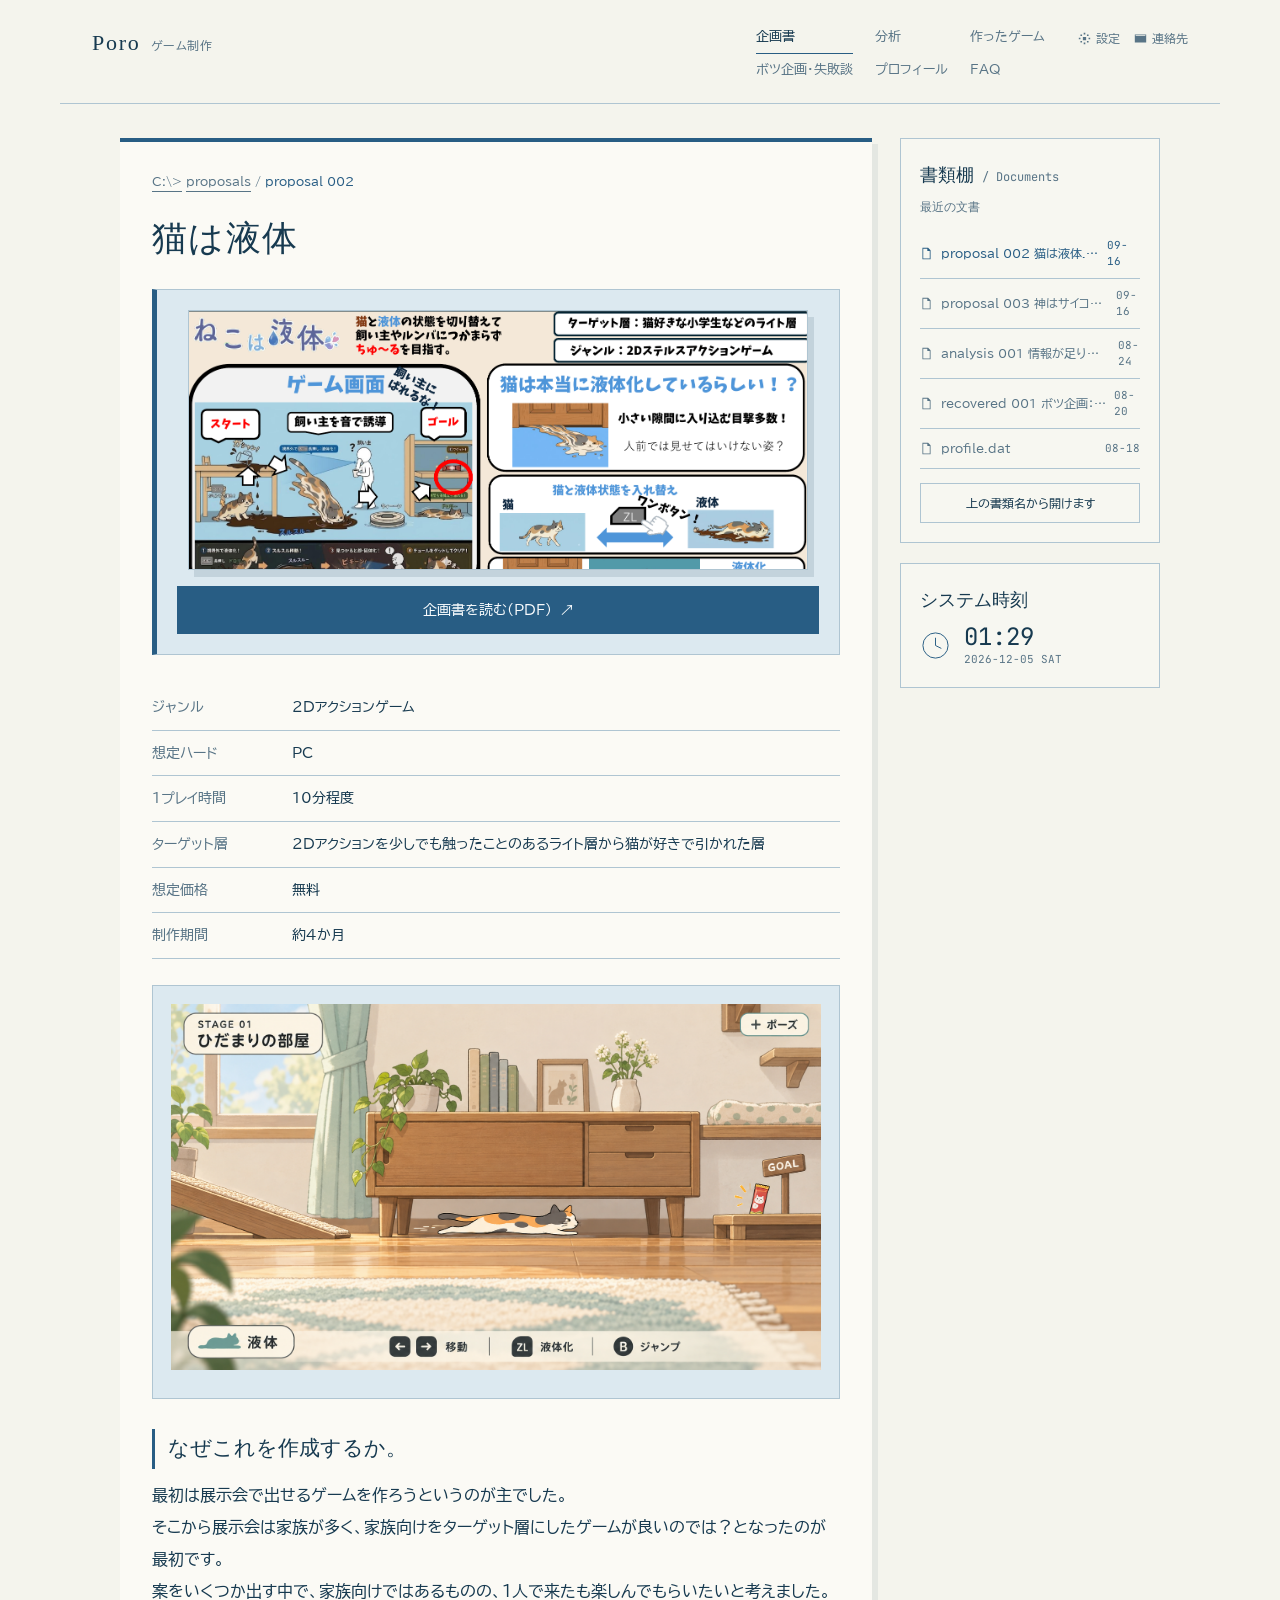
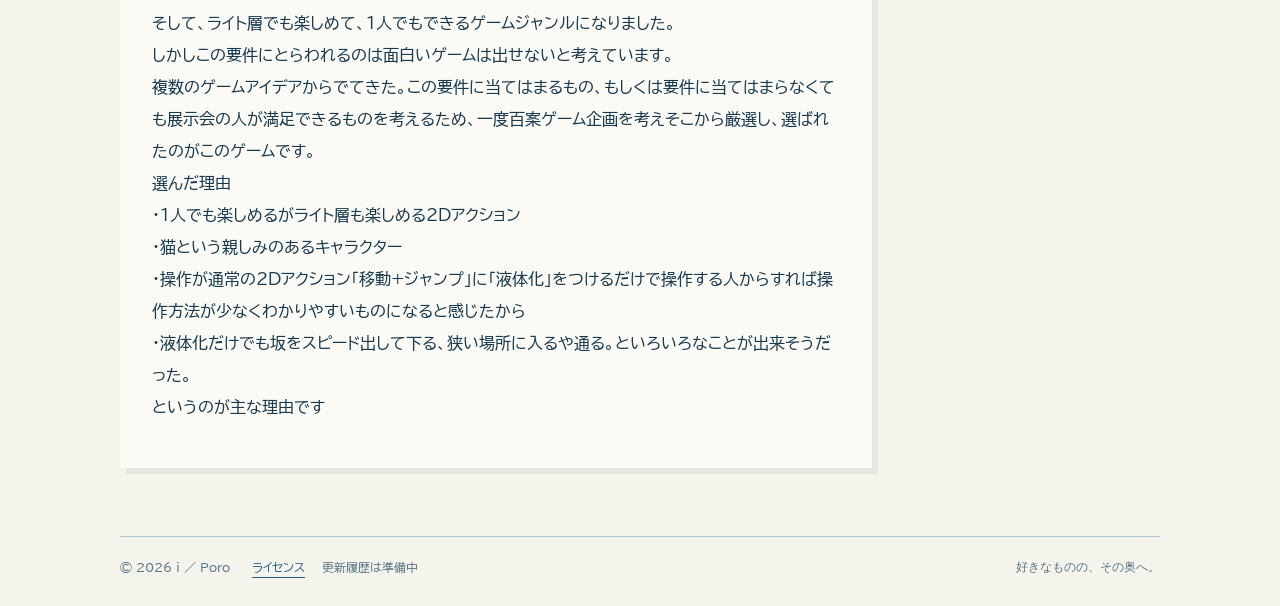
<file: docs/proposal-002.html>
<!DOCTYPE html>
<html lang="ja">
<head>
<meta charset="utf-8">
<meta name="viewport" content="width=device-width, initial-scale=1">
<title>猫は液体 ／ 企画書 ／ Poro</title>
<meta name="description" content="">
<link rel="icon" type="image/svg+xml" href="data:image/svg+xml,%3Csvg xmlns=%27http://www.w3.org/2000/svg%27 viewBox=%270 0 32 32%27%3E%3Crect width=%2732%27 height=%2732%27 fill=%27%23234f73%27/%3E%3Cpath d=%27M16 5 27 16 16 27 5 16Z%27 fill=%27none%27 stroke=%27%23e8f1f5%27 stroke-width=%272%27/%3E%3C/svg%3E">
<link rel="preconnect" href="https://fonts.googleapis.com">
<link rel="preconnect" href="https://fonts.gstatic.com" crossorigin>
<link href="https://fonts.googleapis.com/css2?family=DotGothic16&family=JetBrains+Mono:wght@400;500&family=BIZ+UDPGothic:wght@400;700&display=swap" rel="stylesheet">
<link rel="stylesheet" href="style.css">
</head>
<body>

<div class="scan" aria-hidden="true"></div>

<header class="bar">
  <a class="logo" href="index.html"><span>Poro</span><small>ゲーム制作</small></a>
  <nav class="nav" aria-label="サイト内ナビゲーション">
    <a href="proposals.html" aria-current="page">企画書</a>
    <a href="analysis-001.html">分析</a>
    <a href="works.html">作ったゲーム</a>
    <a href="recovered.html">ボツ企画・失敗談</a>
    <a href="profile.html">プロフィール</a>
    <a href="faq.html">FAQ</a>
  </nav>
  <div class="right">
    <button id="cfgBtn" aria-expanded="false" aria-controls="cfg">
      <svg viewBox="0 0 16 16" aria-hidden="true"><path d="M7 1h2v2H7zM7 13h2v2H7zM1 7h2v2H1zM13 7h2v2h-2zM3 3h2v2H3zM11 3h2v2h-2zM3 11h2v2H3zM11 11h2v2h-2zM6 6h4v4H6z"/></svg>設定</button>
    <a href="profile.html#contact">
      <svg viewBox="0 0 16 16" aria-hidden="true"><path d="M1 3h14v10H1zM2 4v1h12V4zM3 6l5 4 5-4v1l-5 4-5-4z"/></svg>連絡先</a>
  </div>
</header>

<section class="cfg" id="cfg" hidden>
  <h2>設定</h2>
  <label><input type="checkbox" id="optScan">走査線を表示する</label>
  <label><input type="checkbox" id="optTw">文字を1文字ずつ表示する</label>
  <label><input type="checkbox" id="optHc">高コントラスト表示にする</label>
  <p class="note">設定は保存されません。このページを離れると初期状態に戻ります。</p>
</section>

<main class="wrap">
  <div class="top">

    <!-- 本文 -->
    <div class="pane">
      <p class="crumb"><a href="index.html">C:\&gt;</a> <a href="index.html">proposals</a> / <b>proposal_002</b></p>

      <article class="doc">
        <h1 class="doc-title">猫は液体</h1>
        <p class="doc-lead"></p>

        <section class="proposal-document" aria-label="企画書PDF">
          <figure class="proposal-pdf-preview"><img src="assets/img/proposal-002-pdf-preview.png" alt="猫は液体の企画書プレビュー"></figure>
          <a class="proposal-file-open" href="assets/pdf/1789549917495_猫は液体.var2.pdf" target="_blank" rel="noopener">企画書を読む(PDF) <span aria-hidden="true">↗</span></a>
        </section>

        <table class="spec">
          <tbody>
            <tr><th>ジャンル</th><td>2Dアクションゲーム</td></tr>
            <tr><th>想定ハード</th><td>PC</td></tr>
            <tr><th>1プレイ時間</th><td>10分程度</td></tr>
            <tr><th>ターゲット層</th><td>2Dアクションを少しでも触ったことのあるライト層から猫が好きで引かれた層</td></tr>
            <tr><th>想定価格</th><td>無料</td></tr>
            <tr><th>制作期間</th><td>約4か月</td></tr>
          </tbody>
        </table>

        <figure class="figure">
          <img src="assets/img/1789550014720_05-gameplay.png" alt="">
          <figcaption></figcaption>
        </figure>

        <h2>なぜこれを作成するか。</h2>
        <p>最初は展示会で出せるゲームを作ろうというのが主でした。<br>そこから展示会は家族が多く、家族向けをターゲット層にしたゲームが良いのでは？となったのが最初です。<br>案をいくつか出す中で、家族向けではあるものの、1人で来たも楽しんでもらいたいと考えました。<br>そして、ライト層でも楽しめて、１人でもできるゲームジャンルになりました。<br>しかしこの要件にとらわれるのは面白いゲームは出せないと考えています。<br>複数のゲームアイデアからでてきた。この要件に当てはまるもの、もしくは要件に当てはまらなくても展示会の人が満足できるものを考えるため、一度百案ゲーム企画を考えそこから厳選し、選ばれたのがこのゲームです。<br>選んだ理由<br>・１人でも楽しめるがライト層も楽しめる2Dアクション<br>・猫という親しみのあるキャラクター<br>・操作が通常の2Dアクション「移動+ジャンプ」に「液体化」をつけるだけで操作する人からすれば操作方法が少なくわかりやすいものになると感じたから<br>・液体化だけでも坂をスピード出して下る、狭い場所に入るや通る。といろいろなことが出来そうだった。<br>というのが主な理由です</p>




      </article>
    </div>

    <div class="side">
      <div class="pane">
        <div class="sec-h"><h2>書類棚</h2><span class="en">/ Documents</span></div>
        <p class="sec-sub">最近の文書</p>
        <ul class="files">
          <li><a href="proposal-002.html" aria-current="page"><svg viewBox="0 0 16 16" aria-hidden="true"><path d="M3 1h7l3 3v11H3zM4 2v12h8V5H9V2z"/></svg><span class="fn">proposal_002_猫は液体.pdf</span><span class="dt">09-16</span></a></li>
          <li><a href="proposal-003.html"><svg viewBox="0 0 16 16" aria-hidden="true"><path d="M3 1h7l3 3v11H3zM4 2v12h8V5H9V2z"/></svg><span class="fn">proposal_003_神はサイコロを振らない.pdf</span><span class="dt">09-16</span></a></li>
          <li><a href="analysis-001.html"><svg viewBox="0 0 16 16" aria-hidden="true"><path d="M3 1h7l3 3v11H3zM4 2v12h8V5H9V2z"/></svg><span class="fn">analysis_001_情報が足りないと面白いのか.txt</span><span class="dt">08-24</span></a></li>
          <li><a href="recovered-001.html"><svg viewBox="0 0 16 16" aria-hidden="true"><path d="M3 1h7l3 3v11H3zM4 2v12h8V5H9V2z"/></svg><span class="fn">recovered_001_ボツ企画：箱庭の話.txt</span><span class="dt">08-20</span></a></li>
          <li><a href="profile.html"><svg viewBox="0 0 16 16" aria-hidden="true"><path d="M3 1h7l3 3v11H3zM4 2v12h8V5H9V2z"/></svg><span class="fn">profile.dat</span><span class="dt">08-18</span></a></li>
        </ul>
        <span class="openall">上の書類名から開けます</span>
      </div>

      <div class="pane">
        <div class="sec-h"><h2>システム時刻</h2></div>
        <div class="clock">
          <svg viewBox="0 0 32 32" aria-hidden="true"><circle cx="16" cy="16" r="13"/><path d="M16 8v8l6 3"/></svg>
          <div>
            <div class="hm" id="hm">--:--</div>
            <div class="ymd" id="ymd">---------- ---</div>
          </div>
        </div>
      </div>
    </div>

  </div>
</main>

<footer>
  <span>&copy; 2026 i ／ Poro</span>
  <span class="mid"><a href="license.html">ライセンス</a><span>更新履歴は準備中</span></span>
  <span class="tail">好きなものの、その奥へ。</span>
</footer>

<script src="app.js" defer></script>
</body>
</html>
</file>
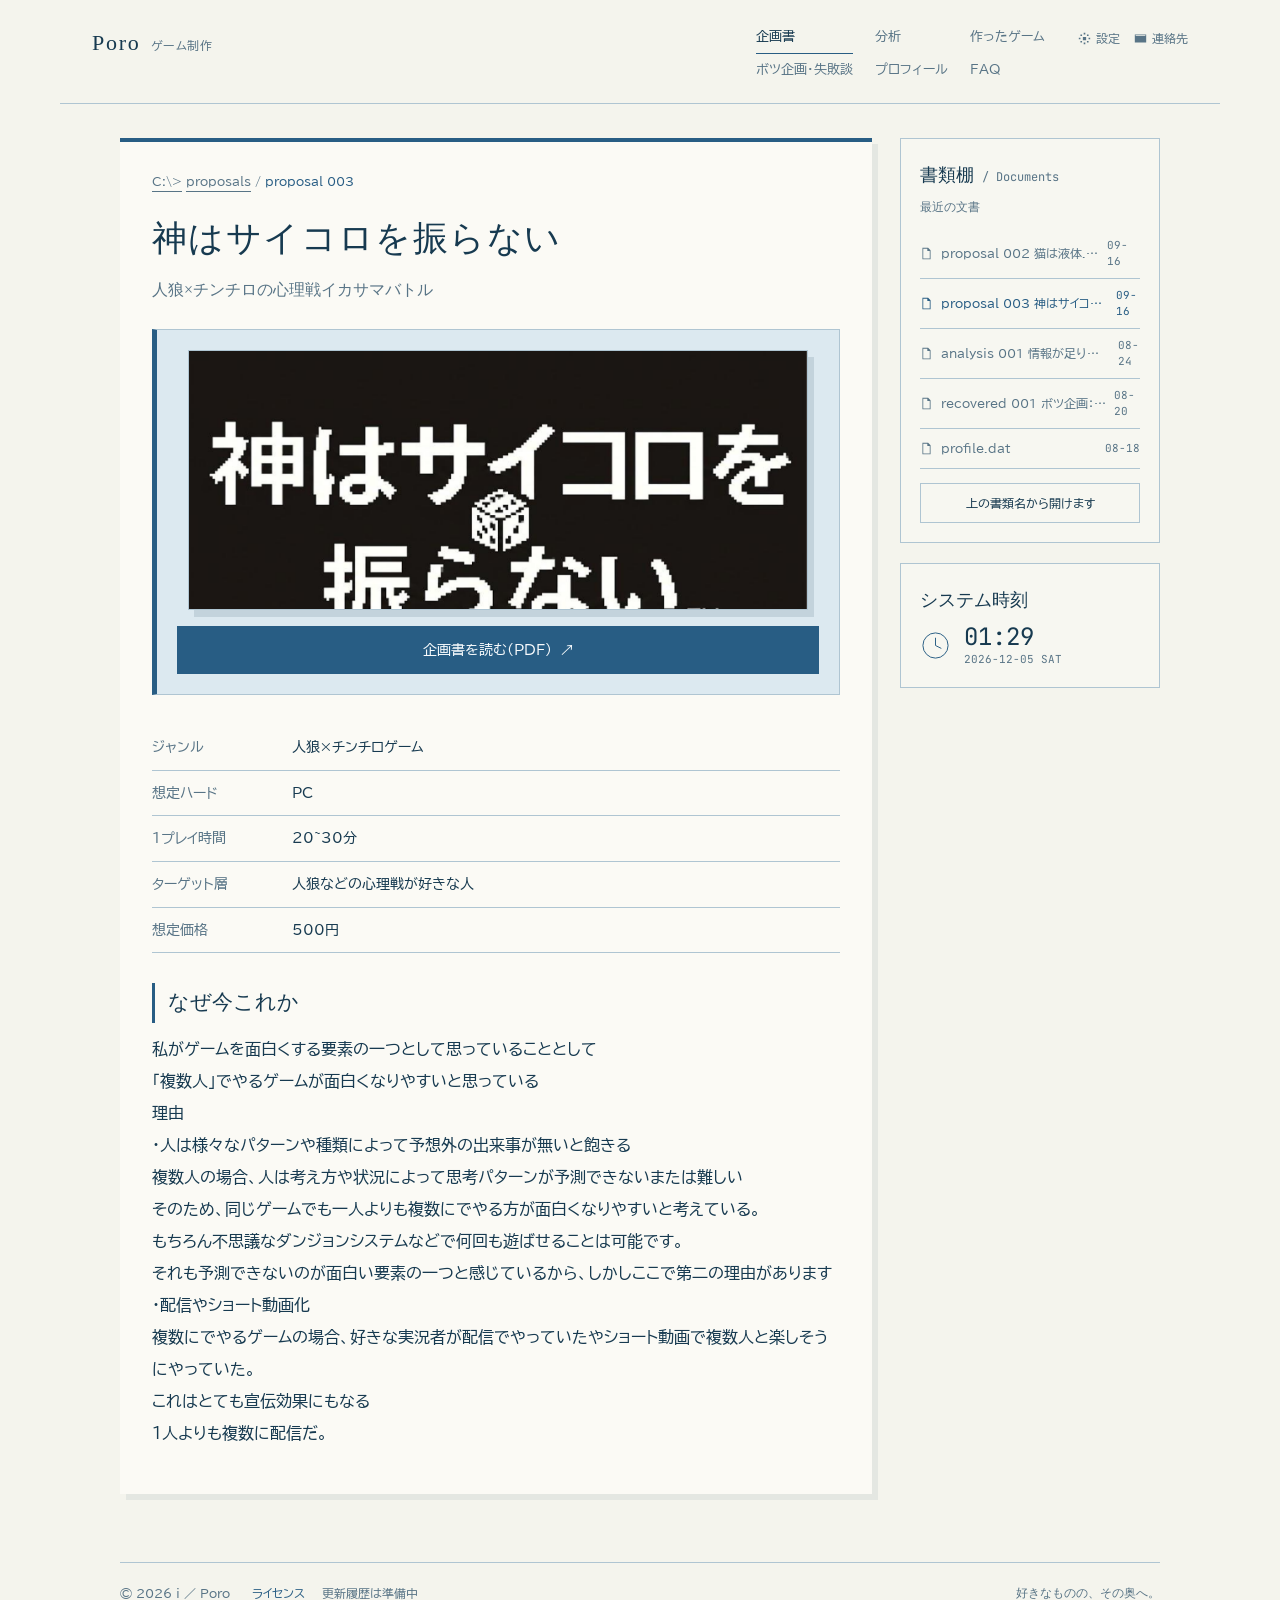
<file: docs/proposal-003.html>
<!DOCTYPE html>
<html lang="ja">
<head>
<meta charset="utf-8">
<meta name="viewport" content="width=device-width, initial-scale=1">
<title>神はサイコロを振らない ／ 企画書 ／ Poro</title>
<meta name="description" content="人狼×チンチロの心理戦イカサマバトル">
<link rel="icon" type="image/svg+xml" href="data:image/svg+xml,%3Csvg xmlns=%27http://www.w3.org/2000/svg%27 viewBox=%270 0 32 32%27%3E%3Crect width=%2732%27 height=%2732%27 fill=%27%23234f73%27/%3E%3Cpath d=%27M16 5 27 16 16 27 5 16Z%27 fill=%27none%27 stroke=%27%23e8f1f5%27 stroke-width=%272%27/%3E%3C/svg%3E">
<link rel="preconnect" href="https://fonts.googleapis.com">
<link rel="preconnect" href="https://fonts.gstatic.com" crossorigin>
<link href="https://fonts.googleapis.com/css2?family=DotGothic16&family=JetBrains+Mono:wght@400;500&family=BIZ+UDPGothic:wght@400;700&display=swap" rel="stylesheet">
<link rel="stylesheet" href="style.css">
</head>
<body>

<div class="scan" aria-hidden="true"></div>

<header class="bar">
  <a class="logo" href="index.html"><span>Poro</span><small>ゲーム制作</small></a>
  <nav class="nav" aria-label="サイト内ナビゲーション">
    <a href="proposals.html" aria-current="page">企画書</a>
    <a href="analysis-001.html">分析</a>
    <a href="works.html">作ったゲーム</a>
    <a href="recovered.html">ボツ企画・失敗談</a>
    <a href="profile.html">プロフィール</a>
    <a href="faq.html">FAQ</a>
  </nav>
  <div class="right">
    <button id="cfgBtn" aria-expanded="false" aria-controls="cfg">
      <svg viewBox="0 0 16 16" aria-hidden="true"><path d="M7 1h2v2H7zM7 13h2v2H7zM1 7h2v2H1zM13 7h2v2h-2zM3 3h2v2H3zM11 3h2v2h-2zM3 11h2v2H3zM11 11h2v2h-2zM6 6h4v4H6z"/></svg>設定</button>
    <a href="profile.html#contact">
      <svg viewBox="0 0 16 16" aria-hidden="true"><path d="M1 3h14v10H1zM2 4v1h12V4zM3 6l5 4 5-4v1l-5 4-5-4z"/></svg>連絡先</a>
  </div>
</header>

<section class="cfg" id="cfg" hidden>
  <h2>設定</h2>
  <label><input type="checkbox" id="optScan">走査線を表示する</label>
  <label><input type="checkbox" id="optTw">文字を1文字ずつ表示する</label>
  <label><input type="checkbox" id="optHc">高コントラスト表示にする</label>
  <p class="note">設定は保存されません。このページを離れると初期状態に戻ります。</p>
</section>

<main class="wrap">
  <div class="top">

    <!-- 本文 -->
    <div class="pane">
      <p class="crumb"><a href="index.html">C:\&gt;</a> <a href="index.html">proposals</a> / <b>proposal_003</b></p>

      <article class="doc">
        <h1 class="doc-title">神はサイコロを振らない</h1>
        <p class="doc-lead">人狼×チンチロの心理戦イカサマバトル</p>

        <section class="proposal-document" aria-label="企画書PDF">
          <figure class="proposal-pdf-preview"><img src="assets/img/proposal-003-pdf-preview.png" alt="神はサイコロを振らないの企画書プレビュー"></figure>
          <a class="proposal-file-open" href="assets/pdf/1789553398030_神はサイコロを振らない.pdf" target="_blank" rel="noopener">企画書を読む(PDF) <span aria-hidden="true">↗</span></a>
        </section>

        <table class="spec">
          <tbody>
            <tr><th>ジャンル</th><td>人狼×チンチロゲーム</td></tr>
            <tr><th>想定ハード</th><td>PC</td></tr>
            <tr><th>1プレイ時間</th><td>20~30分</td></tr>
            <tr><th>ターゲット層</th><td>人狼などの心理戦が好きな人</td></tr>
            <tr><th>想定価格</th><td>500円</td></tr>
          </tbody>
        </table>

        <h2>なぜ今これか</h2>
        <p>私がゲームを面白くする要素の一つとして思っていることとして<br>「複数人」でやるゲームが面白くなりやすいと思っている<br>理由<br>・人は様々なパターンや種類によって予想外の出来事が無いと飽きる<br>複数人の場合、人は考え方や状況によって思考パターンが予測できないまたは難しい<br>そのため、同じゲームでも一人よりも複数にでやる方が面白くなりやすいと考えている。<br>もちろん不思議なダンジョンシステムなどで何回も遊ばせることは可能です。<br>それも予測できないのが面白い要素の一つと感じているから、しかしここで第二の理由があります<br>・配信やショート動画化<br>複数にでやるゲームの場合、好きな実況者が配信でやっていたやショート動画で複数人と楽しそうにやっていた。<br>これはとても宣伝効果にもなる<br>１人よりも複数に配信だ。</p>




      </article>
    </div>

    <div class="side">
      <div class="pane">
        <div class="sec-h"><h2>書類棚</h2><span class="en">/ Documents</span></div>
        <p class="sec-sub">最近の文書</p>
        <ul class="files">
          <li><a href="proposal-002.html"><svg viewBox="0 0 16 16" aria-hidden="true"><path d="M3 1h7l3 3v11H3zM4 2v12h8V5H9V2z"/></svg><span class="fn">proposal_002_猫は液体.pdf</span><span class="dt">09-16</span></a></li>
          <li><a href="proposal-003.html" aria-current="page"><svg viewBox="0 0 16 16" aria-hidden="true"><path d="M3 1h7l3 3v11H3zM4 2v12h8V5H9V2z"/></svg><span class="fn">proposal_003_神はサイコロを振らない.pdf</span><span class="dt">09-16</span></a></li>
          <li><a href="analysis-001.html"><svg viewBox="0 0 16 16" aria-hidden="true"><path d="M3 1h7l3 3v11H3zM4 2v12h8V5H9V2z"/></svg><span class="fn">analysis_001_情報が足りないと面白いのか.txt</span><span class="dt">08-24</span></a></li>
          <li><a href="recovered-001.html"><svg viewBox="0 0 16 16" aria-hidden="true"><path d="M3 1h7l3 3v11H3zM4 2v12h8V5H9V2z"/></svg><span class="fn">recovered_001_ボツ企画：箱庭の話.txt</span><span class="dt">08-20</span></a></li>
          <li><a href="profile.html"><svg viewBox="0 0 16 16" aria-hidden="true"><path d="M3 1h7l3 3v11H3zM4 2v12h8V5H9V2z"/></svg><span class="fn">profile.dat</span><span class="dt">08-18</span></a></li>
        </ul>
        <span class="openall">上の書類名から開けます</span>
      </div>

      <div class="pane">
        <div class="sec-h"><h2>システム時刻</h2></div>
        <div class="clock">
          <svg viewBox="0 0 32 32" aria-hidden="true"><circle cx="16" cy="16" r="13"/><path d="M16 8v8l6 3"/></svg>
          <div>
            <div class="hm" id="hm">--:--</div>
            <div class="ymd" id="ymd">---------- ---</div>
          </div>
        </div>
      </div>
    </div>

  </div>
</main>

<footer>
  <span>&copy; 2026 i ／ Poro</span>
  <span class="mid"><a href="license.html">ライセンス</a><span>更新履歴は準備中</span></span>
  <span class="tail">好きなものの、その奥へ。</span>
</footer>

<script src="app.js" defer></script>
</body>
</html>
</file>
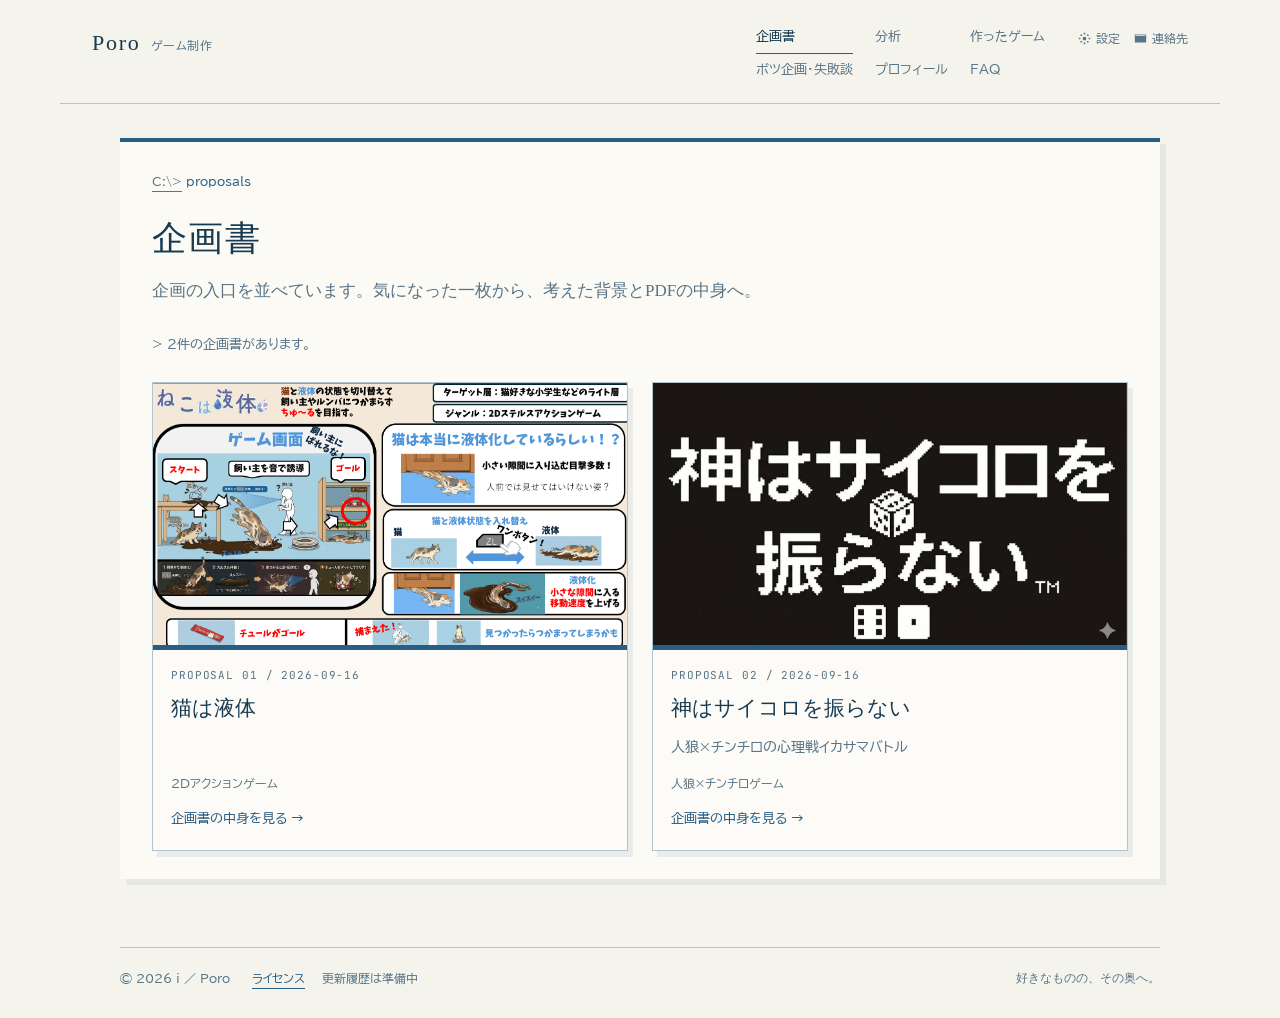
<file: docs/proposals.html>
<!DOCTYPE html>
<html lang="ja">
<head>
<meta charset="utf-8">
<meta name="viewport" content="width=device-width, initial-scale=1">
<title>企画書一覧 ／ Poro</title>
<meta name="description" content="ゲーム企画のタイトル、世界観、企画書を一覧で紹介します。">
<link rel="icon" type="image/svg+xml" href="data:image/svg+xml,%3Csvg xmlns=%27http://www.w3.org/2000/svg%27 viewBox=%270 0 32 32%27%3E%3Crect width=%2732%27 height=%2732%27 fill=%27%23234f73%27/%3E%3Cpath d=%27M16 5 27 16 16 27 5 16Z%27 fill=%27none%27 stroke=%27%23e8f1f5%27 stroke-width=%272%27/%3E%3C/svg%3E">
<link rel="preconnect" href="https://fonts.googleapis.com">
<link rel="preconnect" href="https://fonts.gstatic.com" crossorigin>
<link href="https://fonts.googleapis.com/css2?family=DotGothic16&family=JetBrains+Mono:wght@400;500&family=BIZ+UDPGothic:wght@400;700&display=swap" rel="stylesheet">
<link rel="stylesheet" href="style.css">
</head>
<body>

<div class="scan" aria-hidden="true"></div>

<header class="bar">
  <a class="logo" href="index.html"><span>Poro</span><small>ゲーム制作</small></a>
  <nav class="nav" aria-label="サイト内ナビゲーション">
    <a href="proposals.html" aria-current="page">企画書</a>
    <a href="analysis-001.html">分析</a>
    <a href="works.html">作ったゲーム</a>
    <a href="recovered.html">ボツ企画・失敗談</a>
    <a href="profile.html">プロフィール</a>
    <a href="faq.html">FAQ</a>
  </nav>
  <div class="right">
    <button id="cfgBtn" aria-expanded="false" aria-controls="cfg">
      <svg viewBox="0 0 16 16" aria-hidden="true"><path d="M7 1h2v2H7zM7 13h2v2H7zM1 7h2v2H1zM13 7h2v2h-2zM3 3h2v2H3zM11 3h2v2h-2zM3 11h2v2H3zM11 11h2v2h-2zM6 6h4v4H6z"/></svg>設定</button>
    <a href="profile.html#contact">
      <svg viewBox="0 0 16 16" aria-hidden="true"><path d="M1 3h14v10H1zM2 4v1h12V4zM3 6l5 4 5-4v1l-5 4-5-4z"/></svg>連絡先</a>
  </div>
</header>

<section class="cfg" id="cfg" hidden>
  <h2>設定</h2>
  <label><input type="checkbox" id="optScan">走査線を表示する</label>
  <label><input type="checkbox" id="optTw">文字を1文字ずつ表示する</label>
  <label><input type="checkbox" id="optHc">高コントラスト表示にする</label>
  <p class="note">設定は保存されません。このページを離れると初期状態に戻ります。</p>
</section>

<main class="wrap">
  <div class="pane">
      <p class="crumb"><a href="index.html">C:\&gt;</a> <b>proposals</b></p>

    <h1 class="doc-title">企画書</h1>
    <p class="doc-lead">企画の入口を並べています。気になった一枚から、考えた背景とPDFの中身へ。</p>
    <p class="brown-note" data-typewriter><span>&gt; 2件の企画書があります。</span></p>

    <div class="proposal-grid">
      <a class="proposal-card" href="proposal-002.html">
        <figure class="proposal-card-media"><img src="assets/img/proposal-002-pdf-preview.png" alt="猫は液体の企画書サムネイル" loading="lazy"></figure>
        <div class="proposal-card-body">
          <p class="proposal-card-no">PROPOSAL 01 / 2026-09-16</p>
          <h2>猫は液体</h2>
          <span>2Dアクションゲーム</span>
          <b>企画書の中身を見る →</b>
        </div>
      </a>

      <a class="proposal-card" href="proposal-003.html">
        <figure class="proposal-card-media"><img src="assets/img/proposal-003-pdf-preview.png" alt="神はサイコロを振らないの企画書サムネイル" loading="lazy"></figure>
        <div class="proposal-card-body">
          <p class="proposal-card-no">PROPOSAL 02 / 2026-09-16</p>
          <h2>神はサイコロを振らない</h2>
          <p>人狼×チンチロの心理戦イカサマバトル</p>
          <span>人狼×チンチロゲーム</span>
          <b>企画書の中身を見る →</b>
        </div>
      </a>
    </div>
  </div>
</main>

<footer>
  <span>&copy; 2026 i ／ Poro</span>
  <span class="mid"><a href="license.html">ライセンス</a><span>更新履歴は準備中</span></span>
  <span class="tail">好きなものの、その奥へ。</span>
</footer>

<script src="app.js" defer></script>
</body>
</html>
</file>
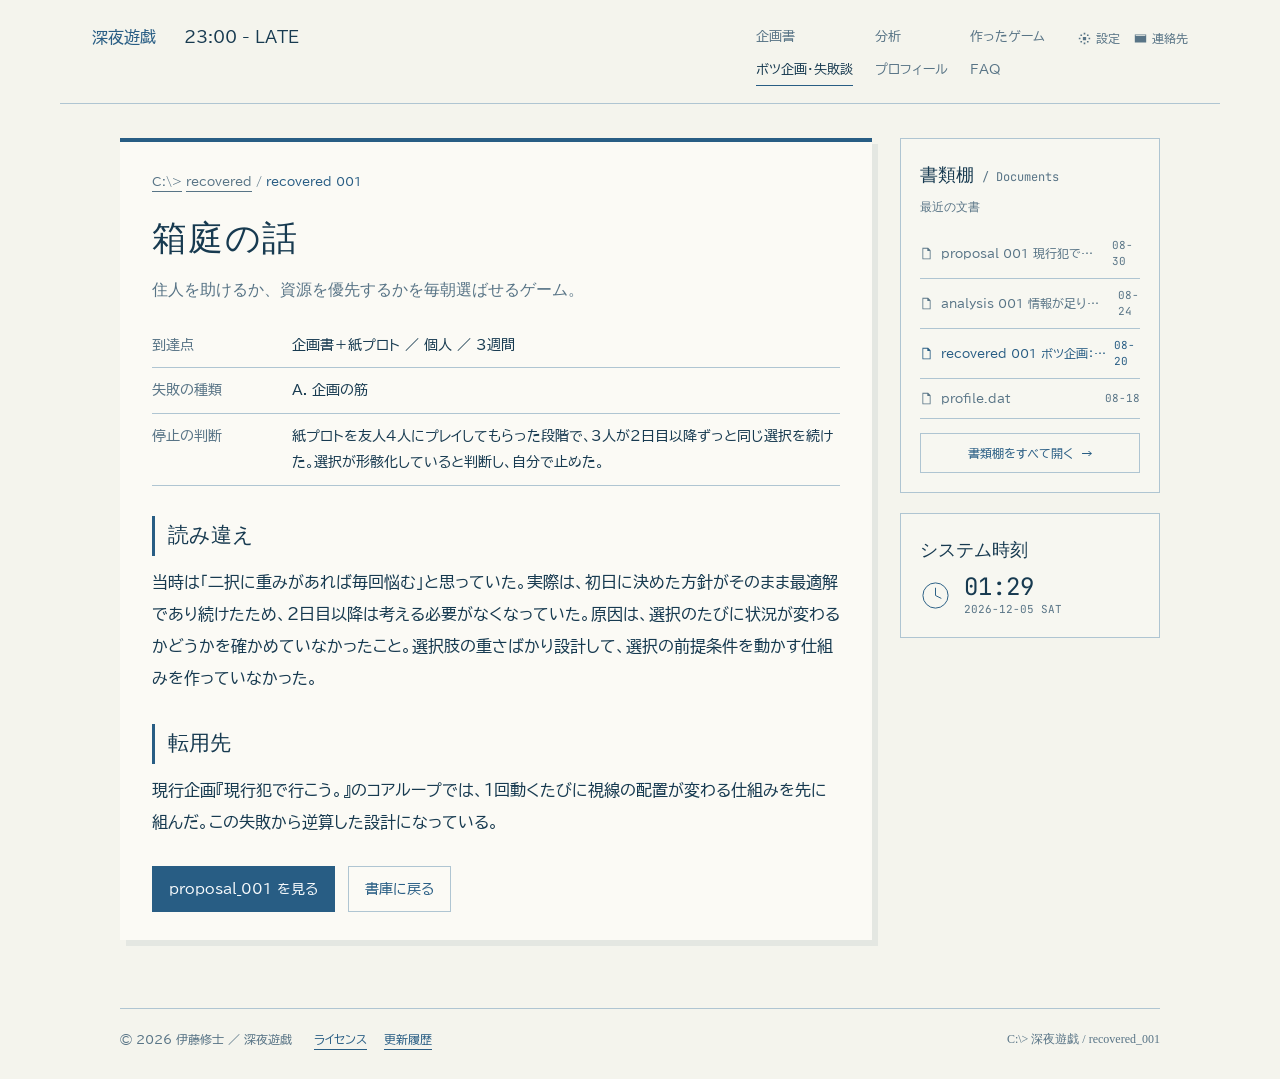
<file: docs/recovered-001.html>
<!DOCTYPE html>
<html lang="ja">
<head>
<meta charset="utf-8">
<meta name="viewport" content="width=device-width, initial-scale=1">
<title>箱庭の話 ／ ボツ企画 ／ 深夜遊戯</title>
<meta name="description" content="住人を助けるか、資源を優先するかを毎朝選ばせるゲーム。">
<link rel="preconnect" href="https://fonts.googleapis.com">
<link rel="preconnect" href="https://fonts.gstatic.com" crossorigin>
<link href="https://fonts.googleapis.com/css2?family=DotGothic16&family=JetBrains+Mono:wght@400;500&family=BIZ+UDPGothic:wght@400;700&display=swap" rel="stylesheet">
<link rel="stylesheet" href="style.css">
</head>
<body>

<div class="scan" aria-hidden="true"></div>

<header class="bar">
  <a class="logo" href="index.html">深夜遊戯</a>
  <span class="hours">23:00 - LATE</span>
  <nav class="nav" aria-label="サイト内ナビゲーション">
    <a href="proposal-001.html">企画書</a>
    <a href="analysis-001.html">分析</a>
    <a href="works.html">作ったゲーム</a>
    <a href="recovered.html" aria-current="page">ボツ企画・失敗談</a>
    <a href="profile.html">プロフィール</a>
    <a href="faq.html">FAQ</a>
  </nav>
  <div class="right">
    <button id="cfgBtn" aria-expanded="false" aria-controls="cfg">
      <svg viewBox="0 0 16 16" aria-hidden="true"><path d="M7 1h2v2H7zM7 13h2v2H7zM1 7h2v2H1zM13 7h2v2h-2zM3 3h2v2H3zM11 3h2v2h-2zM3 11h2v2H3zM11 11h2v2h-2zM6 6h4v4H6z"/></svg>設定</button>
    <a href="profile.html#contact">
      <svg viewBox="0 0 16 16" aria-hidden="true"><path d="M1 3h14v10H1zM2 4v1h12V4zM3 6l5 4 5-4v1l-5 4-5-4z"/></svg>連絡先</a>
  </div>
</header>

<section class="cfg" id="cfg" hidden>
  <h2>設定</h2>
  <label><input type="checkbox" id="optScan">走査線を表示する</label>
  <label><input type="checkbox" id="optTw">文字を1文字ずつ表示する</label>
  <label><input type="checkbox" id="optHc">高コントラスト表示にする</label>
  <p class="note">設定は保存されません。このページを離れると初期状態に戻ります。</p>
</section>

<main class="wrap">
  <div class="top">
    <div class="pane">
      <p class="crumb"><a href="index.html">C:\&gt;</a> <a href="recovered.html">recovered</a> / <b>recovered_001</b></p>

      <article class="doc">
        <h1 class="doc-title">箱庭の話</h1>
        <p class="doc-lead">住人を助けるか、資源を優先するかを毎朝選ばせるゲーム。</p>

        <table class="spec">
          <tbody>
            <tr><th>到達点</th><td>企画書＋紙プロト ／ 個人 ／ 3週間</td></tr>
            <tr><th>失敗の種類</th><td>A. 企画の筋</td></tr>
            <tr><th>停止の判断</th><td>紙プロトを友人4人にプレイしてもらった段階で、3人が2日目以降ずっと同じ選択を続けた。選択が形骸化していると判断し、自分で止めた。</td></tr>
          </tbody>
        </table>

        <h2>読み違え</h2>
        <p>当時は「二択に重みがあれば毎回悩む」と思っていた。実際は、初日に決めた方針がそのまま最適解であり続けたため、2日目以降は考える必要がなくなっていた。原因は、選択のたびに状況が変わるかどうかを確かめていなかったこと。選択肢の重さばかり設計して、選択の前提条件を動かす仕組みを作っていなかった。</p>

        <h2>転用先</h2>
        <p>現行企画『現行犯で行こう。』のコアループでは、1回動くたびに視線の配置が変わる仕組みを先に組んだ。この失敗から逆算した設計になっている。</p>

        <div class="actions">
          <a class="cta" href="proposal-001.html">proposal_001 を見る</a>
          <a class="cta sub" href="recovered.html">書庫に戻る</a>
        </div>
      </article>
    </div>

    <div class="side">
      <div class="pane">
        <div class="sec-h"><h2>書類棚</h2><span class="en">/ Documents</span></div>
        <p class="sec-sub">最近の文書</p>
        <ul class="files">
          <li><a href="proposal-001.html"><svg viewBox="0 0 16 16" aria-hidden="true"><path d="M3 1h7l3 3v11H3zM4 2v12h8V5H9V2z"/></svg><span class="fn">proposal_001_現行犯で行こう.pdf</span><span class="dt">08-30</span></a></li>
          <li><a href="analysis-001.html"><svg viewBox="0 0 16 16" aria-hidden="true"><path d="M3 1h7l3 3v11H3zM4 2v12h8V5H9V2z"/></svg><span class="fn">analysis_001_情報が足りないと面白いのか.txt</span><span class="dt">08-24</span></a></li>
          <li><a href="recovered-001.html" aria-current="page"><svg viewBox="0 0 16 16" aria-hidden="true"><path d="M3 1h7l3 3v11H3zM4 2v12h8V5H9V2z"/></svg><span class="fn">recovered_001_ボツ企画：箱庭の話.txt</span><span class="dt">08-20</span></a></li>
          <li><a href="profile.html"><svg viewBox="0 0 16 16" aria-hidden="true"><path d="M3 1h7l3 3v11H3zM4 2v12h8V5H9V2z"/></svg><span class="fn">profile.dat</span><span class="dt">08-18</span></a></li>
        </ul>
        <a class="openall" href="#">書類棚をすべて開く　→</a>
      </div>

      <div class="pane">
        <div class="sec-h"><h2>システム時刻</h2></div>
        <div class="clock">
          <svg viewBox="0 0 32 32" aria-hidden="true"><circle cx="16" cy="16" r="13"/><path d="M16 8v8l6 3"/></svg>
          <div>
            <div class="hm" id="hm">--:--</div>
            <div class="ymd" id="ymd">---------- ---</div>
          </div>
        </div>
      </div>
    </div>
  </div>
</main>

<footer>
  <span>&copy; 2026 伊藤修士 ／ 深夜遊戯</span>
  <span class="mid"><a href="license.html">ライセンス</a><a href="#">更新履歴</a></span>
  <span class="tail">C:\&gt; 深夜遊戯 / recovered_001</span>
</footer>

<script src="app.js" defer></script>
</body>
</html>
</file>
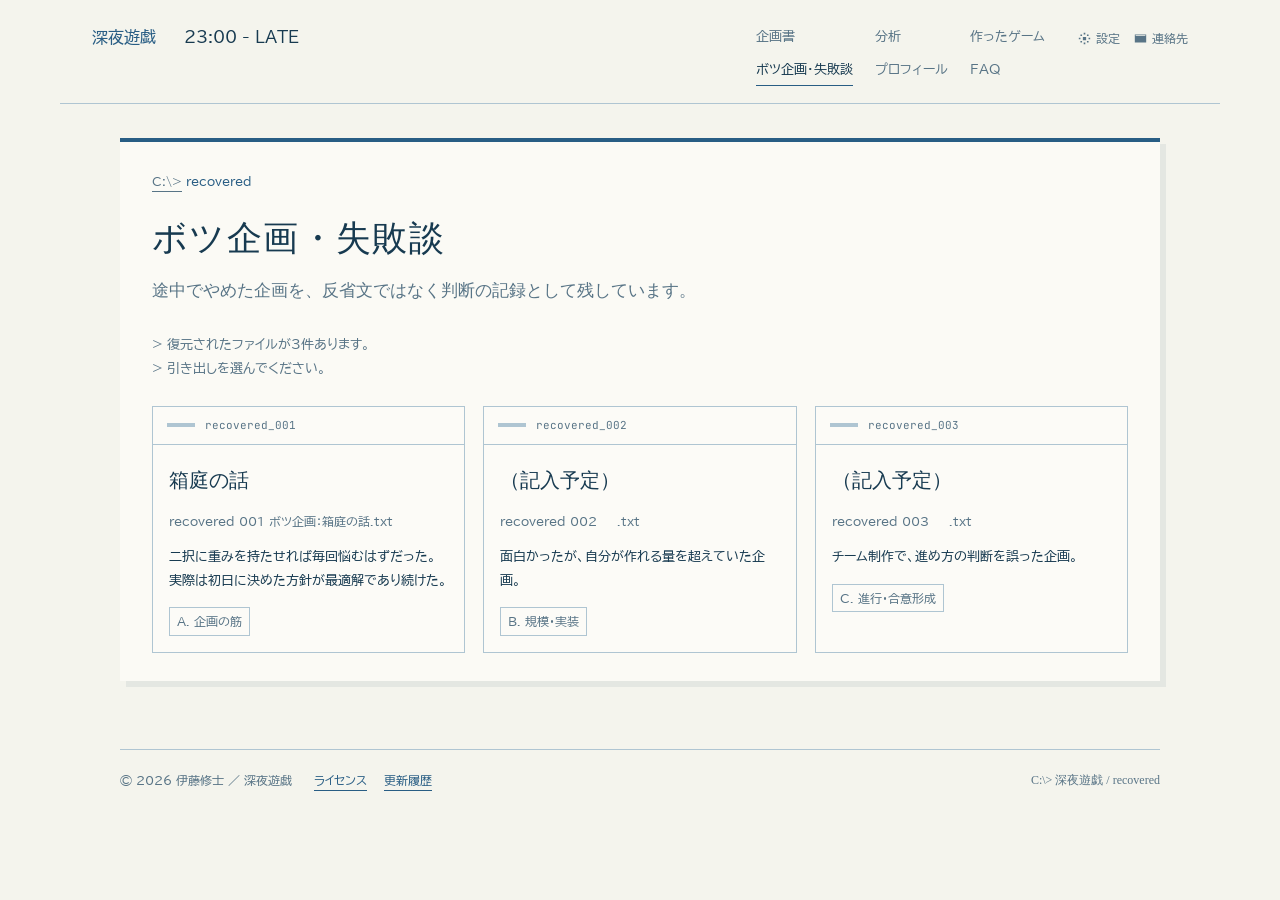
<file: docs/recovered.html>
<!DOCTYPE html>
<html lang="ja">
<head>
<meta charset="utf-8">
<meta name="viewport" content="width=device-width, initial-scale=1">
<title>ボツ企画・失敗談 ／ 深夜遊戯</title>
<meta name="description" content="途中でやめた企画を、判断の記録として残しています。">
<link rel="preconnect" href="https://fonts.googleapis.com">
<link rel="preconnect" href="https://fonts.gstatic.com" crossorigin>
<link href="https://fonts.googleapis.com/css2?family=DotGothic16&family=JetBrains+Mono:wght@400;500&family=BIZ+UDPGothic:wght@400;700&display=swap" rel="stylesheet">
<link rel="stylesheet" href="style.css">
</head>
<body>

<div class="scan" aria-hidden="true"></div>

<header class="bar">
  <a class="logo" href="index.html">深夜遊戯</a>
  <span class="hours">23:00 - LATE</span>
  <nav class="nav" aria-label="サイト内ナビゲーション">
    <a href="proposal-001.html">企画書</a>
    <a href="analysis-001.html">分析</a>
    <a href="works.html">作ったゲーム</a>
    <a href="recovered.html" aria-current="page">ボツ企画・失敗談</a>
    <a href="profile.html">プロフィール</a>
    <a href="faq.html">FAQ</a>
  </nav>
  <div class="right">
    <button id="cfgBtn" aria-expanded="false" aria-controls="cfg">
      <svg viewBox="0 0 16 16" aria-hidden="true"><path d="M7 1h2v2H7zM7 13h2v2H7zM1 7h2v2H1zM13 7h2v2h-2zM3 3h2v2H3zM11 3h2v2h-2zM3 11h2v2H3zM11 11h2v2h-2zM6 6h4v4H6z"/></svg>設定</button>
    <a href="profile.html#contact">
      <svg viewBox="0 0 16 16" aria-hidden="true"><path d="M1 3h14v10H1zM2 4v1h12V4zM3 6l5 4 5-4v1l-5 4-5-4z"/></svg>連絡先</a>
  </div>
</header>

<section class="cfg" id="cfg" hidden>
  <h2>設定</h2>
  <label><input type="checkbox" id="optScan">走査線を表示する</label>
  <label><input type="checkbox" id="optTw">文字を1文字ずつ表示する</label>
  <label><input type="checkbox" id="optHc">高コントラスト表示にする</label>
  <p class="note">設定は保存されません。このページを離れると初期状態に戻ります。</p>
</section>

<main class="wrap">
  <div class="pane">
      <p class="crumb"><a href="index.html">C:\&gt;</a> <b>recovered</b></p>

    <h1 class="doc-title">ボツ企画・失敗談</h1>
    <p class="doc-lead">途中でやめた企画を、反省文ではなく判断の記録として残しています。</p>
    <p class="brown-note" data-typewriter>
      <span>&gt; 復元されたファイルが3件あります。</span>
      <span>&gt; 引き出しを選んでください。</span>
    </p>

    <div class="cabinet">
      <a class="drawer" href="recovered-001.html">
        <span class="handle"><i aria-hidden="true"></i><span class="no">recovered_001</span></span>
        <span class="in">
          <h3>箱庭の話</h3>
          <p class="fn">recovered_001_ボツ企画：箱庭の話.txt</p>
          <p>二択に重みを持たせれば毎回悩むはずだった。実際は初日に決めた方針が最適解であり続けた。</p>
          <span class="kind">A. 企画の筋</span>
        </span>
      </a>

      <a class="drawer" href="#">
        <span class="handle"><i aria-hidden="true"></i><span class="no">recovered_002</span></span>
        <span class="in">
          <h3>（記入予定）</h3>
          <p class="fn">recovered_002_____.txt</p>
          <p>面白かったが、自分が作れる量を超えていた企画。</p>
          <span class="kind">B. 規模・実装</span>
        </span>
      </a>

      <a class="drawer" href="#">
        <span class="handle"><i aria-hidden="true"></i><span class="no">recovered_003</span></span>
        <span class="in">
          <h3>（記入予定）</h3>
          <p class="fn">recovered_003_____.txt</p>
          <p>チーム制作で、進め方の判断を誤った企画。</p>
          <span class="kind">C. 進行・合意形成</span>
        </span>
      </a>
    </div>
  </div>
</main>

<footer>
  <span>&copy; 2026 伊藤修士 ／ 深夜遊戯</span>
  <span class="mid"><a href="license.html">ライセンス</a><a href="#">更新履歴</a></span>
  <span class="tail">C:\&gt; 深夜遊戯 / recovered</span>
</footer>

<script src="app.js" defer></script>
</body>
</html>
</file>
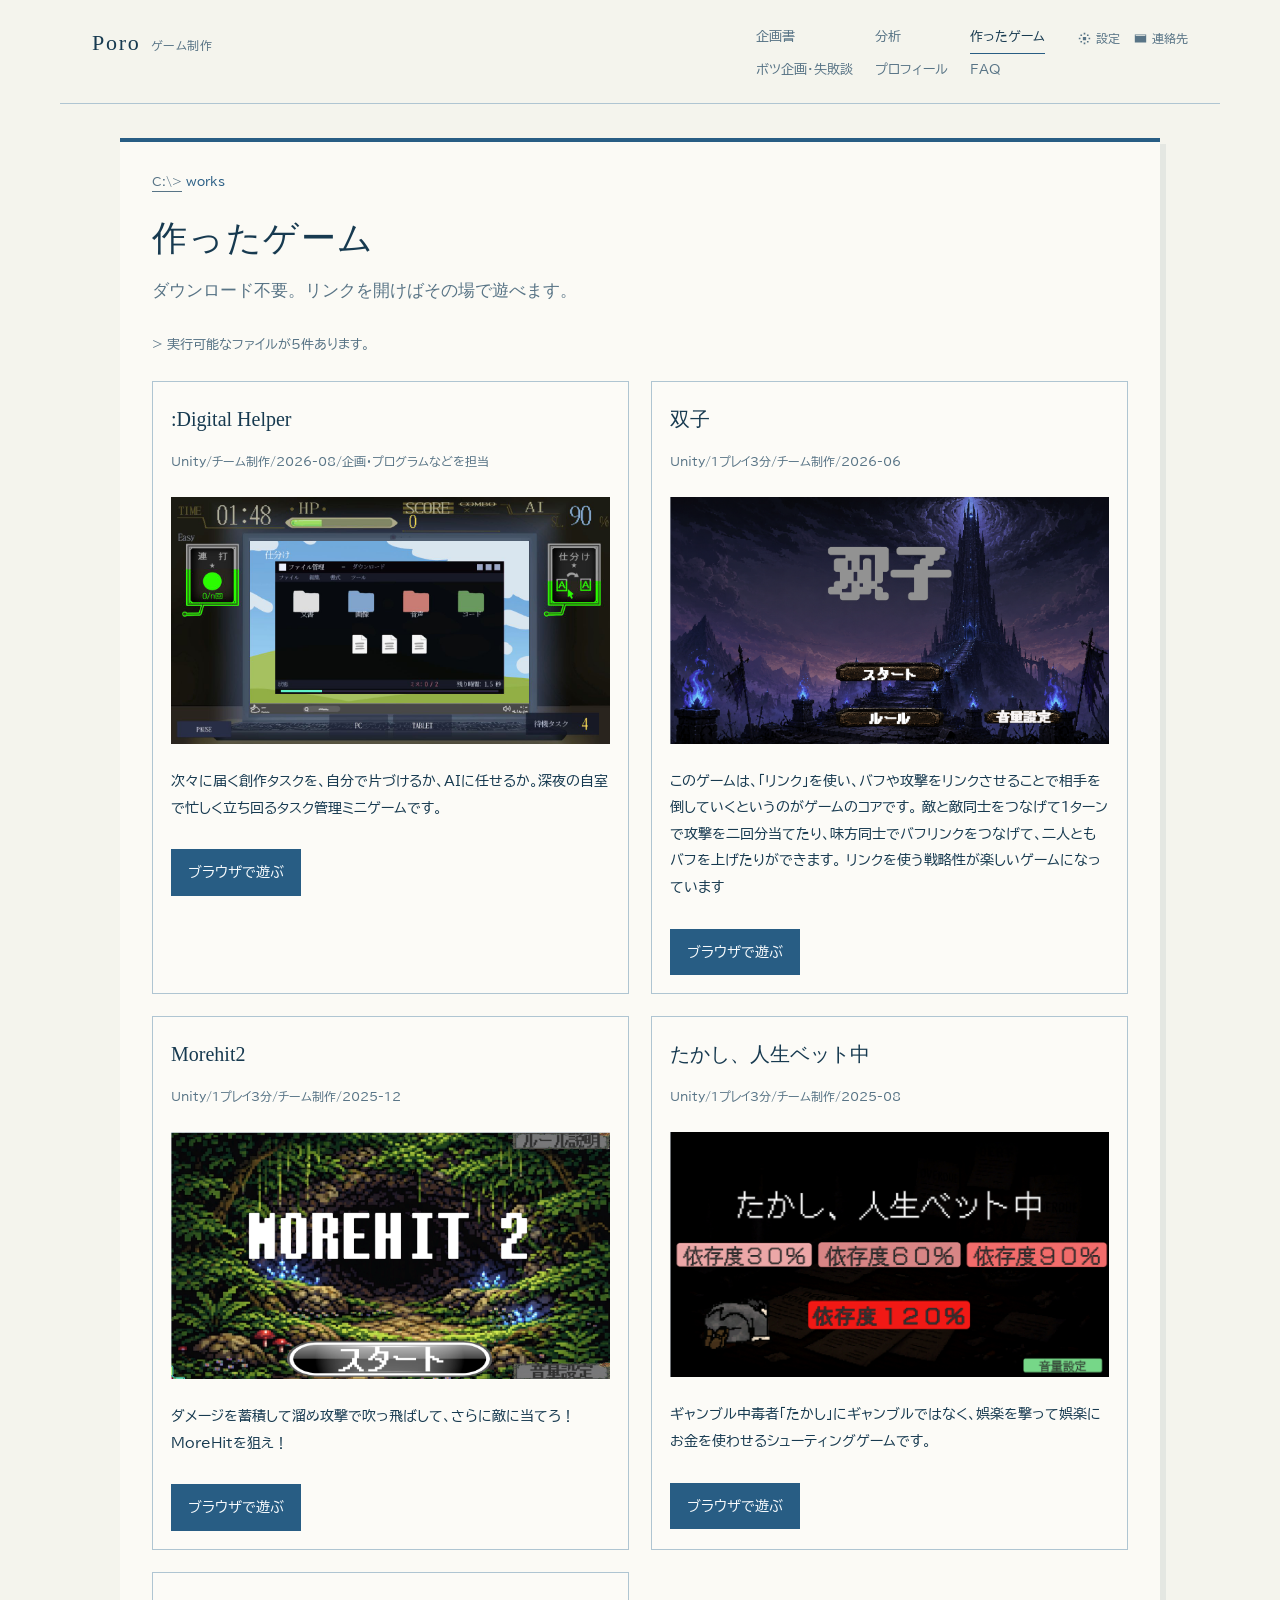
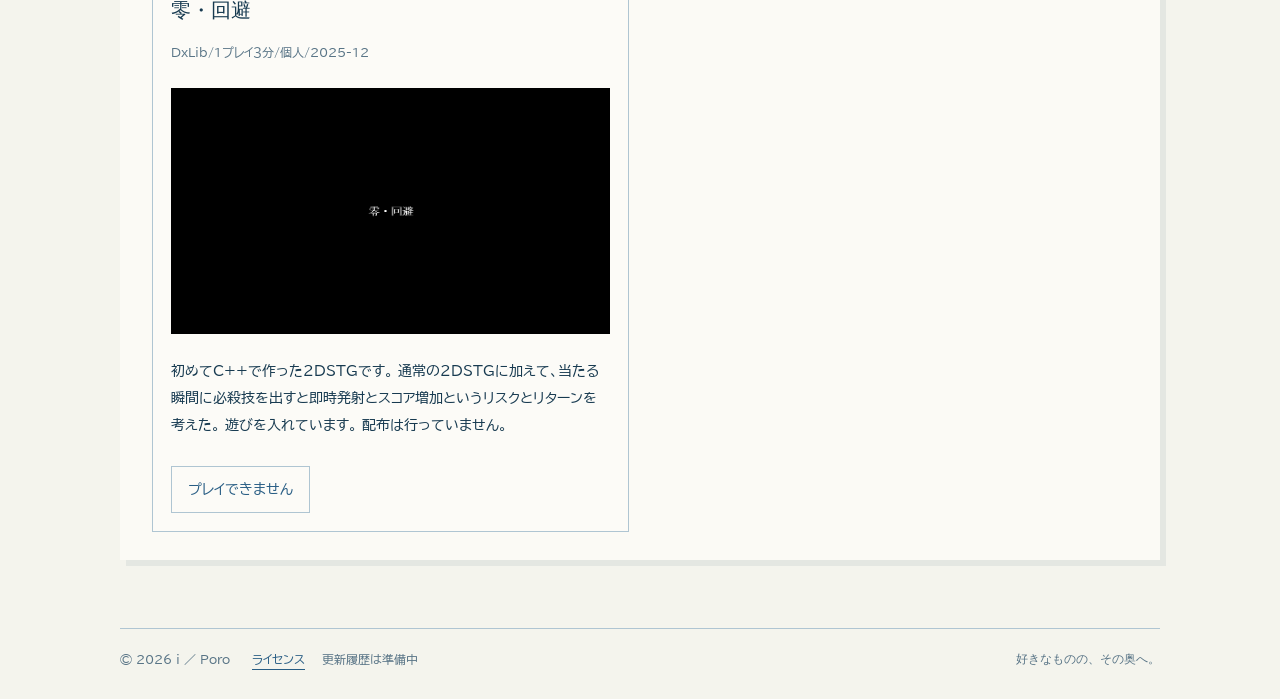
<file: docs/works.html>
<!DOCTYPE html>
<html lang="ja">
<head>
<meta charset="utf-8">
<meta name="viewport" content="width=device-width, initial-scale=1">
<title>作ったゲーム ／ Poro</title>
<meta name="description" content="公開済みのゲームと実験的な作品。ブラウザで遊べます。">
<link rel="icon" type="image/svg+xml" href="data:image/svg+xml,%3Csvg xmlns=%27http://www.w3.org/2000/svg%27 viewBox=%270 0 32 32%27%3E%3Crect width=%2732%27 height=%2732%27 fill=%27%23234f73%27/%3E%3Cpath d=%27M16 5 27 16 16 27 5 16Z%27 fill=%27none%27 stroke=%27%23e8f1f5%27 stroke-width=%272%27/%3E%3C/svg%3E">
<link rel="preconnect" href="https://fonts.googleapis.com">
<link rel="preconnect" href="https://fonts.gstatic.com" crossorigin>
<link href="https://fonts.googleapis.com/css2?family=DotGothic16&family=JetBrains+Mono:wght@400;500&family=BIZ+UDPGothic:wght@400;700&display=swap" rel="stylesheet">
<link rel="stylesheet" href="style.css">
</head>
<body>

<div class="scan" aria-hidden="true"></div>

<header class="bar">
  <a class="logo" href="index.html"><span>Poro</span><small>ゲーム制作</small></a>
  <nav class="nav" aria-label="サイト内ナビゲーション">
    <a href="proposals.html">企画書</a>
    <a href="analysis-001.html">分析</a>
    <a href="works.html" aria-current="page">作ったゲーム</a>
    <a href="recovered.html">ボツ企画・失敗談</a>
    <a href="profile.html">プロフィール</a>
    <a href="faq.html">FAQ</a>
  </nav>
  <div class="right">
    <button id="cfgBtn" aria-expanded="false" aria-controls="cfg">
      <svg viewBox="0 0 16 16" aria-hidden="true"><path d="M7 1h2v2H7zM7 13h2v2H7zM1 7h2v2H1zM13 7h2v2h-2zM3 3h2v2H3zM11 3h2v2h-2zM3 11h2v2H3zM11 11h2v2h-2zM6 6h4v4H6z"/></svg>設定</button>
    <a href="profile.html#contact">
      <svg viewBox="0 0 16 16" aria-hidden="true"><path d="M1 3h14v10H1zM2 4v1h12V4zM3 6l5 4 5-4v1l-5 4-5-4z"/></svg>連絡先</a>
  </div>
</header>

<section class="cfg" id="cfg" hidden>
  <h2>設定</h2>
  <label><input type="checkbox" id="optScan">走査線を表示する</label>
  <label><input type="checkbox" id="optTw">文字を1文字ずつ表示する</label>
  <label><input type="checkbox" id="optHc">高コントラスト表示にする</label>
  <p class="note">設定は保存されません。このページを離れると初期状態に戻ります。</p>
</section>

<main class="wrap">
  <div class="pane">
      <p class="crumb"><a href="index.html">C:\&gt;</a> <b>works</b></p>

    <h1 class="doc-title">作ったゲーム</h1>
    <p class="doc-lead">ダウンロード不要。リンクを開けばその場で遊べます。</p>
    <p class="brown-note" data-typewriter>
      <span>&gt; 実行可能なファイルが5件あります。</span>
    </p>

    <div class="works">
      <div class="work">
        <h3>:Digital Helper</h3>
        <p class="meta">Unity/チーム制作/2026-08/企画・プログラムなどを担当</p>
        <figure class="figure"><img src="assets/img/digital-helper-action.png" alt=""></figure>
        <p>次々に届く創作タスクを、自分で片づけるか、AIに任せるか。深夜の自室で忙しく立ち回るタスク管理ミニゲームです。</p>
        <div class="actions">
          <a class="cta" href="https://unityroom.com/games/digital_helper" target="_blank" rel="noopener">ブラウザで遊ぶ</a>
        </div>
      </div>

      <div class="work">
        <h3>双子</h3>
        <p class="meta">Unity/1プレイ3分/チーム制作/2026-06</p>
        <figure class="figure"><img src="assets/img/1789529221134_スクリ_ンショット_2026-09-16_120739.png" alt=""></figure>
        <p>このゲームは、「リンク」を使い、バフや攻撃をリンクさせることで相手を倒していくというのがゲームのコアです。
敵と敵同士をつなげて1ターンで攻撃を二回分当てたり、味方同士でバフリンクをつなげて、二人ともバフを上げたりができます。
リンクを使う戦略性が楽しいゲームになっています</p>
        <div class="actions">
          <a class="cta" href="https://unityroom.com/games/futago" target="_blank" rel="noopener">ブラウザで遊ぶ</a>
        </div>
      </div>

      <div class="work">
        <h3>Morehit2</h3>
        <p class="meta">Unity/1プレイ3分/チーム制作/2025-12</p>
        <figure class="figure"><img src="assets/img/1789529068584_スクリ_ンショット_2026-09-16_122317.png" alt=""></figure>
        <p>ダメージを蓄積して溜め攻撃で吹っ飛ばして、さらに敵に当てろ！
MoreHitを狙え！</p>
        <div class="actions">
          <a class="cta" href="https://unityroom.com/games/morehit2" target="_blank" rel="noopener">ブラウザで遊ぶ</a>
        </div>
      </div>

      <div class="work">
        <h3>たかし、人生ベット中</h3>
        <p class="meta">Unity/1プレイ3分/チーム制作/2025-08</p>
        <figure class="figure"><img src="assets/img/1789529910164_スクリ_ンショット_2026-09-16_123805.png" alt=""></figure>
        <p>ギャンブル中毒者「たかし」にギャンブルではなく、娯楽を撃って娯楽にお金を使わせるシューティングゲームです。</p>
        <div class="actions">
          <a class="cta" href="https://unityroom.com/games/i-want-hosurus" target="_blank" rel="noopener">ブラウザで遊ぶ</a>
        </div>
      </div>

      <div class="work">
        <h3>零・回避</h3>
        <p class="meta">DxLib/1プレイ３分/個人/2025-12</p>
        <figure class="figure"><img src="assets/img/1789531229308_スクリ_ンショット_2026-09-16_125406.png" alt=""></figure>
        <p>初めてC++で作った2DSTGです。
通常の2DSTGに加えて、当たる瞬間に必殺技を出すと即時発射とスコア増加というリスクとリターンを考えた。
遊びを入れています。
配布は行っていません。</p>
        <div class="actions">
          <span class="cta sub is-disabled">プレイできません</span>
        </div>
      </div>
    </div>
  </div>
</main>

<footer>
  <span>&copy; 2026 i ／ Poro</span>
  <span class="mid"><a href="license.html">ライセンス</a><span>更新履歴は準備中</span></span>
  <span class="tail">好きなものの、その奥へ。</span>
</footer>

<script src="app.js" defer></script>
</body>
</html>
</file>
<file: docs/style.css>
:root{
  --paper:#f4f4ed;--sheet:#fbfaf5;--ink:#173a50;--muted:#587486;
  --blue:#285d84;--deep:#12374f;--pale:#dce9f0;--line:#afc5d2;--white:#f8fbfd;
  --jp:"BIZ UDPGothic","Yu Gothic","Meiryo",sans-serif;
  --serif:"Yu Mincho","Hiragino Mincho ProN",serif;--mono:"JetBrains Mono",monospace;
}
:root.hc{--paper:#fff;--sheet:#fff;--ink:#09283b;--muted:#29495a;--blue:#174d75;--deep:#062a43;--line:#5f7f91}
*{box-sizing:border-box}html{scroll-behavior:smooth}body{margin:0;background:var(--paper);color:var(--ink);font-family:var(--jp);font-size:16px;line-height:1.9;-webkit-font-smoothing:antialiased}
a{color:var(--blue);text-decoration-thickness:1px;text-underline-offset:5px}a:hover{text-decoration:underline}button,input,select,textarea{font:inherit}button{color:inherit}:focus-visible{outline:2px solid var(--blue);outline-offset:3px}img{max-width:100%}[hidden]{display:none!important}.sr{position:absolute;width:1px;height:1px;overflow:hidden;clip-path:inset(50%);white-space:nowrap}
.scan{display:none;position:fixed;inset:0;pointer-events:none;z-index:80;background:repeating-linear-gradient(to bottom,rgba(18,55,79,.08) 0 1px,transparent 1px 4px)}:root.scan-on .scan{display:block}

/* Header */
.bar{max-width:1160px;margin:0 auto;padding:22px 32px 17px;border-bottom:1px solid var(--line);display:flex;align-items:flex-start;gap:28px;background:var(--paper);position:relative;z-index:20}
.logo{display:flex;align-items:baseline;gap:10px;text-decoration:none;white-space:nowrap}.logo span{font-family:var(--serif);font-size:22px;letter-spacing:.08em;color:var(--ink)}.logo small{font-size:12px;color:var(--muted);letter-spacing:.05em}
.nav{display:grid;grid-template-columns:repeat(3,max-content);gap:1px 22px;margin-left:auto}.nav a{font-size:13px;color:var(--muted);text-decoration:none;padding:3px 0;border-bottom:1px solid transparent}.nav a:hover,.nav a[aria-current="page"]{color:var(--ink);border-color:var(--blue)}
.right{display:flex;gap:14px;align-items:center;margin-left:5px}.right button,.right a{border:0;background:transparent;color:var(--muted);font-size:12px;padding:5px 0;display:flex;align-items:center;gap:5px;text-decoration:none;cursor:pointer;white-space:nowrap}.right svg{width:13px;height:13px;fill:currentColor}

/* Shared layout */
.wrap,.studio-home{width:min(100% - 48px,1040px);margin:0 auto;padding:34px 0 68px}.top{display:grid;grid-template-columns:minmax(0,1fr) 260px;gap:28px;align-items:start}.pane{min-width:0}
.top>.pane:first-child,.wrap>.pane{background:var(--sheet);padding:28px 32px;border-top:4px solid var(--blue);box-shadow:6px 6px 0 rgba(44,82,104,.08)}.side{display:flex;flex-direction:column;gap:20px}.side .pane{border:1px solid var(--line);padding:19px;background:rgba(255,255,255,.22)}
.sec-h{display:flex;align-items:baseline;gap:8px;margin:0 0 5px}.sec-h h2{font-family:var(--serif);font-size:18px;font-weight:400;margin:0;color:var(--ink)}.sec-h .en,.sec-sub{font:12px/1.6 var(--mono);color:var(--muted)}.sec-sub{margin:0 0 12px}.rule{border:0;border-top:1px solid var(--line);margin:18px 0}.prompt{font:12px/1.8 var(--mono);color:var(--blue);letter-spacing:.08em}.prompt i{display:none}
.name{font-family:var(--serif);font-size:36px;font-weight:400;letter-spacing:.1em;line-height:1.4;color:var(--ink);margin:0}.romaji{font:12px/1.8 var(--mono);color:var(--muted);letter-spacing:.12em;margin:2px 0 13px}.role{margin:0;color:var(--ink)}.school{margin:2px 0 0;font-size:13px;color:var(--muted)}.tagline{font-family:var(--serif);font-size:18px;line-height:1.9;border-left:3px solid var(--blue);padding-left:15px}.brown-say,.brown-note{font-size:13px;color:var(--muted)}.brown-say span,.brown-note span{display:block}

/* Settings */
.cfg{width:min(100% - 48px,1040px);margin:16px auto 0;border:1px solid var(--line);padding:18px 22px;background:var(--pale)}.cfg h2{font-family:var(--serif);font-size:18px;font-weight:400;margin:0 0 8px}.cfg label{display:inline-flex;align-items:center;gap:8px;font-size:13px;margin-right:22px}.cfg input{accent-color:var(--blue)}.cfg .note{font-size:12px;color:var(--muted);margin:8px 0 0}

/* Home */
.home-intro{padding:8px 0 24px}.home-intro p{font:12px/1.6 var(--mono);color:var(--muted);letter-spacing:.12em;margin:0 0 9px}.home-intro h1{font-family:var(--serif);font-weight:400;font-size:clamp(28px,4vw,44px);letter-spacing:.05em;line-height:1.45;margin:0 0 7px}.home-intro span{color:var(--muted)}
.showcase{background:var(--blue);color:var(--white);border:6px solid var(--deep);padding:24px 25px 0;box-shadow:8px 8px 0 rgba(44,82,104,.12)}.showcase-head{display:flex;justify-content:space-between;align-items:baseline;gap:18px;border-bottom:1px solid rgba(233,244,249,.28);padding-bottom:12px}.showcase-head strong{font-family:var(--serif);font-size:19px;font-weight:400;letter-spacing:.08em}.showcase-head span{font-size:12px;color:#c9dde8}
.showcase-stage{display:grid;position:relative;padding:23px 0 20px}.showcase-slide{grid-area:1/1;visibility:hidden;pointer-events:none;display:grid;grid-template-columns:minmax(0,1.65fr) minmax(260px,1fr);gap:28px;align-items:center;min-width:0}.showcase-slide.is-active{visibility:visible;pointer-events:auto}.showcase-media{min-width:0}.showcase-media>img{display:block;width:100%;height:auto;aspect-ratio:16/9;object-fit:contain;background:#0f2736;border:5px solid var(--deep)}
.game-placeholder,.analysis-board{aspect-ratio:16/9;border:5px solid var(--deep);background:#173e59;display:flex;flex-direction:column;align-items:center;justify-content:center;text-align:center;padding:22px}.game-placeholder strong,.analysis-board strong{font-family:var(--serif);font-size:clamp(20px,3vw,31px);font-weight:400;line-height:1.5}.game-placeholder span,.analysis-board span,.analysis-board small{font-size:12px;color:#c9dde8}
.analysis-board{align-items:flex-start;text-align:left;justify-content:space-between;background:#e9eef0;color:var(--ink);transform:rotate(-1deg);box-shadow:6px 7px 0 var(--deep)}.analysis-board small,.analysis-board span{color:var(--muted)}
.proposal-cover{width:min(72%,260px);aspect-ratio:210/297;margin:auto;background:#eee8d7;color:#244a62;padding:24px;display:flex;flex-direction:column;justify-content:space-between;transform:rotate(-2deg);box-shadow:6px 7px 0 var(--deep)}.proposal-cover strong{font-family:var(--serif);font-size:25px;font-weight:400;line-height:1.55}.proposal-cover small,.proposal-cover span{font-size:12px;line-height:1.7}
.showcase-copy{min-width:0}.showcase-kicker,.showcase-meta{font:12px/1.7 var(--mono);color:#c9dde8;letter-spacing:.06em}.showcase-copy h2{font-family:var(--serif);font-weight:400;font-size:27px;line-height:1.45;margin:7px 0 11px;color:var(--white)}.showcase-copy>p:not(.showcase-kicker):not(.showcase-meta){font-size:15px;line-height:1.9;margin:0 0 12px}
.showcase-actions{display:flex;gap:16px;align-items:center;flex-wrap:wrap;margin-top:16px}.showcase-actions a{font-size:13px;color:var(--white)}.showcase-primary{background:var(--sheet);color:var(--blue)!important;padding:9px 16px;text-decoration:none}.showcase-muted{font-size:13px;color:#c9dde8}
.showcase-controls{border-top:7px solid var(--deep);display:flex;justify-content:space-between;gap:18px;align-items:center;padding:11px 0 14px;flex-wrap:wrap}.showcase-controls>div{display:flex;gap:16px;align-items:center;flex-wrap:wrap}.showcase-controls button{border:0;border-bottom:1px solid transparent;background:transparent;color:#c9dde8;padding:6px 0;font-size:12px;cursor:pointer}.showcase-controls button[aria-pressed="true"]{border-color:var(--white);color:var(--white)}#showcase-count{font:12px/1.5 var(--mono);color:#c9dde8}
.creator-signoff{display:grid;grid-template-columns:70px minmax(0,1fr) auto;gap:19px;align-items:center;margin:28px 0 0;padding:21px 4px;border-block:1px solid var(--line)}.creator-icon{width:70px;aspect-ratio:1;background:var(--blue);color:var(--white);display:grid;place-items:center;padding:5px}.creator-icon img{width:100%;height:100%;object-fit:cover}.creator-icon span{font:13px/1.35 var(--serif);letter-spacing:.08em;text-align:center}.creator-signoff p{font-size:12px;color:var(--muted);margin:0 0 3px}.creator-signoff strong{font-family:var(--serif);font-size:17px;font-weight:400;line-height:1.9}.creator-signoff>a{font-size:13px;white-space:nowrap}
.home-links{display:grid;grid-template-columns:repeat(3,1fr);gap:0;border-top:1px solid var(--line);border-left:1px solid var(--line);margin-top:34px}.home-links a{padding:19px 20px;border-right:1px solid var(--line);border-bottom:1px solid var(--line);text-decoration:none;display:flex;flex-direction:column;gap:3px;background:rgba(255,255,255,.18)}.home-links a:hover{background:var(--pale)}.home-links strong{font-family:var(--serif);font-weight:400;color:var(--ink)}.home-links span{font-size:12px;color:var(--muted)}

/* Documents */
.crumb{font-size:12px;color:var(--muted);margin:0 0 20px}.crumb a{color:var(--muted)}.crumb b{font-weight:400;color:var(--blue)}.doc{max-width:720px}.doc-title{font-family:var(--serif);font-size:clamp(25px,4vw,35px);font-weight:400;line-height:1.5;letter-spacing:.04em;margin:0 0 8px}.doc-lead{font-family:var(--serif);font-size:17px;line-height:2;margin:0 0 25px;color:var(--muted)}
.proposal-document{margin:23px 0 30px;padding:20px;background:var(--pale);border:1px solid var(--line);border-left:5px solid var(--blue)}.proposal-pdf-preview{margin:0 auto 16px;max-width:620px;height:260px;background:#fff;border:1px solid var(--line);box-shadow:6px 7px 0 rgba(18,55,79,.12);overflow:hidden}.proposal-pdf-preview img{display:block;width:100%;height:100%;object-fit:cover;object-position:top}.proposal-pdf-placeholder{min-height:260px;margin:0 0 16px;display:flex;flex-direction:column;align-items:center;justify-content:center;gap:12px;background:var(--sheet);border:1px solid var(--line);text-align:center;padding:24px}.proposal-pdf-placeholder span{font:12px/1 var(--mono);color:var(--muted);letter-spacing:.12em}.proposal-pdf-placeholder strong{font-family:var(--serif);font-size:22px;font-weight:400}.proposal-file-open{display:flex;align-items:center;justify-content:center;gap:8px;width:100%;background:var(--blue);color:var(--white);padding:11px 16px;text-decoration:none;font-size:14px}.proposal-file-open:hover{background:var(--deep);text-decoration:none}
.spec{width:100%;border-collapse:collapse;margin:0 0 26px;font-size:14px}.spec th,.spec td{border-bottom:1px solid var(--line);padding:9px 0;text-align:left;vertical-align:top;font-weight:400}.spec th{width:140px;color:var(--muted)}.figure{margin:24px 0;border:1px solid var(--line);padding:18px;background:var(--pale)}.figure img,.figure svg{display:block;width:100%;height:auto}.figure figcaption{font-size:12px;color:var(--muted);text-align:center;margin-top:10px}.doc h2{font-family:var(--serif);font-size:21px;font-weight:400;margin:30px 0 10px;padding-left:13px;border-left:3px solid var(--blue)}.doc p{font-size:16px;line-height:2;margin:0 0 17px}.doc .num{color:var(--blue)}
.actions{display:flex;gap:13px;flex-wrap:wrap;margin-top:28px}.cta{display:inline-flex;align-items:center;border:1px solid var(--blue);background:var(--blue);color:var(--white);padding:9px 16px;text-decoration:none;font-size:14px}.cta:hover{background:var(--deep);text-decoration:none}.cta.sub{background:transparent;color:var(--blue);border-color:var(--line)}.related{margin-top:32px;padding-top:17px;border-top:1px solid var(--line)}.related p{font-size:12px;color:var(--muted);margin:0 0 4px}
.files{list-style:none;padding:0;margin:0}.files li{border-bottom:1px solid var(--line)}.files a{display:flex;gap:8px;align-items:center;padding:8px 0;font-size:12px;color:var(--muted);text-decoration:none}.files a:hover,.files a[aria-current="page"]{color:var(--blue)}.files svg{width:13px;height:13px;fill:currentColor;flex:0 0 13px}.files .fn{min-width:0;overflow:hidden;text-overflow:ellipsis;white-space:nowrap}.files .dt{margin-left:auto;font:11px/1.5 var(--mono)}.openall{display:block;margin-top:14px;border:1px solid var(--line);padding:8px;text-align:center;font-size:12px;text-decoration:none}
.clock{display:flex;gap:13px;align-items:center}.clock svg{width:31px;stroke:var(--blue);fill:none}.clock .hm{font:24px/1.2 var(--mono)}.clock .ymd{font:11px/1.5 var(--mono);color:var(--muted)}

/* Listing and profile pages */
.works{display:grid;grid-template-columns:repeat(2,minmax(0,1fr));gap:22px;margin-top:24px}.work{border:1px solid var(--line);padding:18px;background:rgba(255,255,255,.18)}.work h3,.drawer h3{font-family:var(--serif);font-size:20px;font-weight:400;margin:0 0 4px}.work .meta,.drawer .fn,.drawer .kind{font-size:12px;color:var(--muted)}.work p{font-size:14px;line-height:1.9}.work .figure{padding:0;border:0;background:var(--deep)}
.proposal-grid{display:grid;grid-template-columns:repeat(2,minmax(0,1fr));gap:24px;margin-top:25px}.proposal-card{display:flex;min-width:0;flex-direction:column;border:1px solid var(--line);background:rgba(255,255,255,.2);color:var(--ink);text-decoration:none;box-shadow:5px 6px 0 rgba(44,82,104,.08)}.proposal-card:hover{background:var(--pale);text-decoration:none;transform:translateY(-2px)}.proposal-card-media{aspect-ratio:16/9;margin:0;overflow:hidden;background:var(--deep);border-bottom:5px solid var(--blue)}.proposal-card-media img{display:block;width:100%;height:100%;object-fit:cover;object-position:top}.proposal-card-placeholder{height:100%;padding:22px;display:flex;flex-direction:column;align-items:center;justify-content:center;text-align:center;color:var(--white)}.proposal-card-placeholder span,.proposal-card-no{font:11px/1.6 var(--mono);letter-spacing:.08em}.proposal-card-placeholder strong{font-family:var(--serif);font-size:22px;font-weight:400}.proposal-card-body{display:flex;flex:1;flex-direction:column;padding:17px 18px 18px}.proposal-card-no{margin:0 0 4px!important;color:var(--muted)}.proposal-card h2{font-family:var(--serif);font-size:21px;font-weight:400;margin:0 0 7px;padding:0;border:0}.proposal-card-body>p:not(.proposal-card-no){font-size:14px;line-height:1.8;margin:0 0 11px;color:var(--muted)}.proposal-card-body>span{font-size:12px;color:var(--muted);margin-top:auto}.proposal-card-body>b{font-size:13px;font-weight:400;color:var(--blue);margin-top:13px}
.cabinet{display:grid;grid-template-columns:repeat(3,1fr);gap:18px;margin-top:24px}.drawer{border:1px solid var(--line);color:var(--ink);text-decoration:none;background:rgba(255,255,255,.18)}.drawer:hover{background:var(--pale);text-decoration:none}.drawer .handle{display:flex;align-items:center;gap:10px;padding:10px 14px;border-bottom:1px solid var(--line)}.drawer .handle i{width:28px;height:4px;background:var(--line)}.drawer .handle .no{font:11px/1.5 var(--mono);color:var(--muted)}.drawer .in{display:block;padding:16px}.drawer .fn{display:block;overflow:hidden;text-overflow:ellipsis;white-space:nowrap}.drawer p{font-size:13px;line-height:1.8}.drawer .kind{display:inline-block;border:1px solid var(--line);padding:2px 7px}
.pf{display:flex;gap:25px;align-items:flex-start;margin-bottom:26px}.pf .photo{width:150px;flex:0 0 150px;aspect-ratio:1;background:var(--blue);color:var(--white);display:flex;align-items:center;justify-content:center;text-align:center;padding:10px}.pf .photo img{width:100%!important;height:100%!important;object-fit:cover}.pf .who{min-width:0;flex:1}.skills,.lic{width:100%;border-collapse:collapse;margin-bottom:25px;font-size:14px}.skills th,.skills td,.lic th,.lic td{border-bottom:1px solid var(--line);padding:9px 7px 9px 0;text-align:left;vertical-align:top;font-weight:400}.skills thead th,.lic thead th{font-size:12px;color:var(--muted)}.skills .lv{color:var(--blue)}.skills .ex{font-size:13px;color:var(--muted)}
.hobby{list-style:none;padding:0;margin:0 0 25px}.hobby li{border-bottom:1px solid var(--line);padding:8px 0;display:flex;gap:18px}.hobby b{font-weight:400;color:var(--blue);width:130px}.contact{border:4px solid var(--deep);background:var(--blue);color:var(--white);padding:20px 23px;margin-top:28px}.contact h2{border:0;padding:0;margin:0 0 8px}.contact a{color:var(--white)}.contact dl{margin:0}.contact dt{font-size:12px;color:#c9dde8;margin-top:8px}.contact dd{margin:0}
.faq{margin-top:24px}.faq details{border-bottom:1px solid var(--line)}.faq summary{font-family:var(--serif);font-size:17px;padding:14px 3px;cursor:pointer;list-style:none}.faq summary::before{content:"Q.";font:12px/1 var(--mono);color:var(--blue);margin-right:10px}.faq summary::-webkit-details-marker{display:none}.faq details[open] summary{color:var(--blue)}.faq .a{padding:0 26px 17px;font-size:15px;line-height:2}

footer{width:min(100% - 48px,1040px);margin:0 auto;border-top:1px solid var(--line);padding:19px 0 28px;display:flex;gap:22px;align-items:center;flex-wrap:wrap;font-size:12px;color:var(--muted)}footer .mid{display:flex;gap:17px}footer .tail{margin-left:auto;font-family:var(--serif)}.tw{visibility:hidden}.tw.done{visibility:visible}
@media(max-width:820px){.bar{padding:18px 24px;flex-wrap:wrap;gap:12px}.nav{order:3;width:100%;grid-template-columns:repeat(3,1fr);margin:0;gap:3px 14px}.right{margin-left:auto}.wrap,.studio-home,.cfg,footer{width:min(100% - 32px,1040px)}.showcase-slide{grid-template-columns:1fr;gap:18px}.showcase-media>img,.game-placeholder,.analysis-board{max-height:360px}.proposal-cover{width:190px}.top{grid-template-columns:1fr}.side{display:grid;grid-template-columns:1fr 1fr}.home-links{grid-template-columns:repeat(2,1fr)}.cabinet{grid-template-columns:repeat(2,1fr)}}
@media(max-width:560px){body{font-size:16px}.bar{padding:15px 17px}.logo small{display:none}.nav{grid-template-columns:repeat(2,1fr)}.nav a{font-size:12px}.right button svg,.right a svg{display:none}.wrap,.studio-home,.cfg,footer{width:min(100% - 28px,1040px)}.studio-home,.wrap{padding-top:25px}.top>.pane:first-child,.wrap>.pane{padding:22px 18px}.showcase{padding:18px 14px 0;border-width:5px}.showcase-head{display:block}.showcase-head span{display:block;font-size:11px;margin-top:4px}.showcase-copy h2{font-size:23px}.showcase-copy>p:not(.showcase-kicker):not(.showcase-meta){font-size:14px}.showcase-controls{gap:9px}.showcase-controls>div{gap:12px}.creator-signoff{grid-template-columns:58px minmax(0,1fr);gap:13px}.creator-icon{width:58px}.creator-signoff strong{font-size:15px}.creator-signoff>a{grid-column:2;justify-self:start}.home-links{grid-template-columns:1fr}.side{grid-template-columns:1fr}.works,.proposal-grid,.cabinet{grid-template-columns:1fr}.pf{gap:16px}.pf .photo{width:100px;flex-basis:100px}.name{font-size:28px}.proposal-document{padding:12px;border-left-width:4px}.proposal-pdf-preview{height:230px}.spec th{width:105px}.hobby li{display:block}.hobby b{display:block;width:auto}.cfg label{display:flex;margin:6px 0}footer .tail{margin-left:0;width:100%}}
@media(pointer:coarse){.nav a,.right button,.right a,.showcase-controls button,.home-links a,.cta{min-height:44px}}
@media(prefers-reduced-motion:reduce){*{scroll-behavior:auto!important;animation:none!important;transition:none!important}}
</file>
